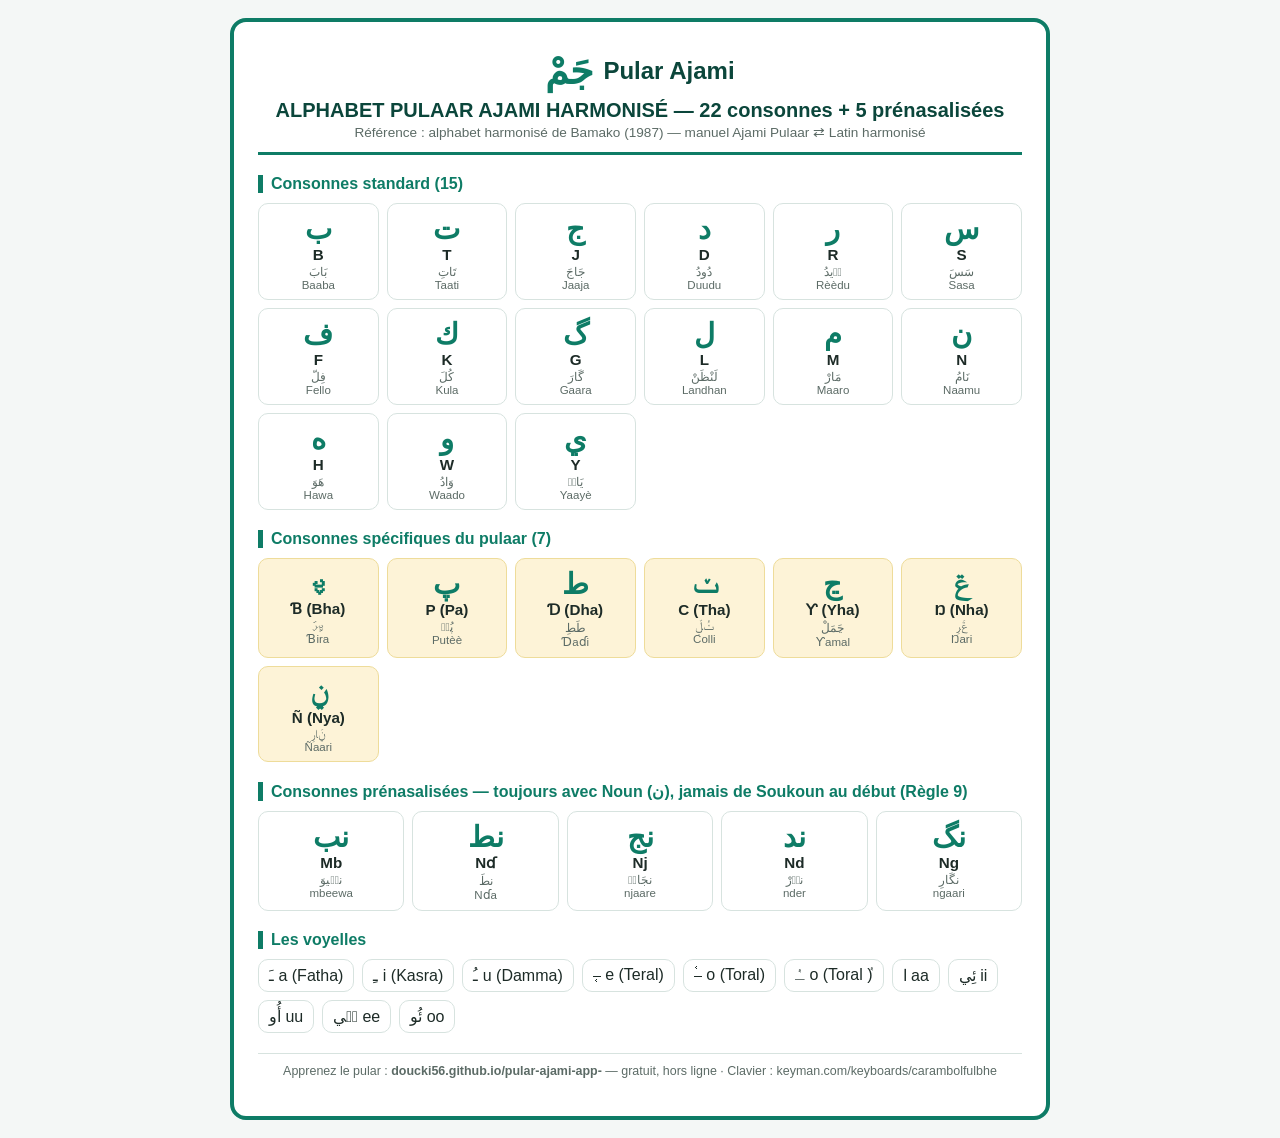
<file: docs/affiche-alphabet.html>
<!DOCTYPE html>
<html lang="fr">
<head>
<meta charset="UTF-8">
<meta name="viewport" content="width=device-width, initial-scale=1.0">
<title>Affiche — Alphabet Pulaar Ajami Harmonisé</title>
<style>
  * { box-sizing: border-box; }
  body { font-family: 'Segoe UI', Tahoma, sans-serif; color: #1d2b27; margin: 0; padding: 18px; background: #f4f7f6; }
  .page { max-width: 820px; margin: 0 auto; background: #fff; border: 4px solid #0e7c66; border-radius: 16px; padding: 26px 24px; }
  .head { text-align: center; border-bottom: 3px solid #0e7c66; padding-bottom: 12px; margin-bottom: 18px; }
  .brand { display: flex; align-items: center; justify-content: center; gap: 10px; }
  .brand-ajami { font-size: 2.4rem; color: #0e7c66; font-weight: 700; }
  .brand-name { font-size: 1.5rem; font-weight: 800; color: #0b463b; }
  h1 { font-size: 1.25rem; margin: 6px 0 2px; color: #0b463b; }
  .ref { font-size: .85rem; color: #5c6b66; margin: 0; }
  h2 { font-size: 1rem; color: #0e7c66; border-left: 5px solid #0e7c66; padding-left: 8px; margin: 20px 0 10px; }
  .grid { display: grid; grid-template-columns: repeat(auto-fill, minmax(108px, 1fr)); gap: 8px; }
  .lt { border: 1.5px solid #d7e3df; border-radius: 10px; padding: 8px 6px; text-align: center; }
  .lt .aj { display: block; font-size: 1.8rem; color: #0e7c66; font-weight: 700; direction: rtl; }
  .lt .lt-name { display: block; font-weight: 800; font-size: .95rem; }
  .lt .ex { display: block; font-size: .72rem; color: #5c6b66; margin-top: 2px; direction: rtl; }
  .lt .exl { display: block; font-size: .72rem; color: #5c6b66; }
  .lt.unique { background: #fdf3d7; border-color: #eedc9a; }
  .prn { display: flex; flex-wrap: wrap; gap: 8px; }
  .prn .lt { flex: 1 1 130px; }
  .voy { display: flex; flex-wrap: wrap; gap: 8px; margin-top: 6px; }
  .voy span { border: 1.5px solid #d7e3df; border-radius: 10px; padding: 6px 10px; font-size: 1rem; }
  .foot { margin-top: 20px; text-align: center; font-size: .78rem; color: #5c6b66; border-top: 1px solid #d7e3df; padding-top: 10px; }
  @media print { body { background: #fff; padding: 0; } .page { border-width: 3px; max-width: none; } }
</style>
</head>
<body>
<div class="page">
  <div class="head">
    <div class="brand"><span class="brand-ajami" lang="ar">جَمْ</span><span class="brand-name">Pular Ajami</span></div>
    <h1>ALPHABET PULAAR AJAMI HARMONISÉ — 22 consonnes + 5 prénasalisées</h1>
    <p class="ref">Référence : alphabet harmonisé de Bamako (1987) — manuel Ajami Pulaar ⇄ Latin harmonisé</p>
  </div>

  <h2>Consonnes standard (15)</h2>
  <div class="grid">
    <div class="lt"><span class="aj" lang="ar">ب</span><span class="lt-name">B</span><span class="ex" lang="ar">بَابَ</span><span class="exl">Baaba</span></div>
    <div class="lt"><span class="aj" lang="ar">ت</span><span class="lt-name">T</span><span class="ex" lang="ar">تَاتِ</span><span class="exl">Taati</span></div>
    <div class="lt"><span class="aj" lang="ar">ج</span><span class="lt-name">J</span><span class="ex" lang="ar">جَاجَ</span><span class="exl">Jaaja</span></div>
    <div class="lt"><span class="aj" lang="ar">د</span><span class="lt-name">D</span><span class="ex" lang="ar">دُودُ</span><span class="exl">Duudu</span></div>
    <div class="lt"><span class="aj" lang="ar">ر</span><span class="lt-name">R</span><span class="ex" lang="ar">رࣹيدُ</span><span class="exl">Rèèdu</span></div>
    <div class="lt"><span class="aj" lang="ar">س</span><span class="lt-name">S</span><span class="ex" lang="ar">سَسَ</span><span class="exl">Sasa</span></div>
    <div class="lt"><span class="aj" lang="ar">ف</span><span class="lt-name">F</span><span class="ex" lang="ar">فِلّ</span><span class="exl">Fello</span></div>
    <div class="lt"><span class="aj" lang="ar">ك</span><span class="lt-name">K</span><span class="ex" lang="ar">كُلَ</span><span class="exl">Kula</span></div>
    <div class="lt"><span class="aj" lang="ar">گ</span><span class="lt-name">G</span><span class="ex" lang="ar">گَارَ</span><span class="exl">Gaara</span></div>
    <div class="lt"><span class="aj" lang="ar">ل</span><span class="lt-name">L</span><span class="ex" lang="ar">لَنْظَنْ</span><span class="exl">Landhan</span></div>
    <div class="lt"><span class="aj" lang="ar">م</span><span class="lt-name">M</span><span class="ex" lang="ar">مَارْ</span><span class="exl">Maaro</span></div>
    <div class="lt"><span class="aj" lang="ar">ن</span><span class="lt-name">N</span><span class="ex" lang="ar">نَامُ</span><span class="exl">Naamu</span></div>
    <div class="lt"><span class="aj" lang="ar">ه</span><span class="lt-name">H</span><span class="ex" lang="ar">هَوَ</span><span class="exl">Hawa</span></div>
    <div class="lt"><span class="aj" lang="ar">و</span><span class="lt-name">W</span><span class="ex" lang="ar">وَادُ</span><span class="exl">Waado</span></div>
    <div class="lt"><span class="aj" lang="ar">ي</span><span class="lt-name">Y</span><span class="ex" lang="ar">يَايࣹ</span><span class="exl">Yaayè</span></div>
  </div>

  <h2>Consonnes spécifiques du pulaar (7)</h2>
  <div class="grid">
    <div class="lt unique"><span class="aj" lang="ar">ࢠ</span><span class="lt-name">Ɓ (Bha)</span><span class="ex" lang="ar">ࢠِرَ</span><span class="exl">Ɓira</span></div>
    <div class="lt unique"><span class="aj" lang="ar">پ</span><span class="lt-name">P (Pa)</span><span class="ex" lang="ar">پُتࣹ</span><span class="exl">Putèè</span></div>
    <div class="lt unique"><span class="aj" lang="ar">ط</span><span class="lt-name">Ɗ (Dha)</span><span class="ex" lang="ar">طَطِ</span><span class="exl">Ɗaɗi</span></div>
    <div class="lt unique"><span class="aj" lang="ar">ݖ</span><span class="lt-name">C (Tha)</span><span class="ex" lang="ar">ݖُلِّ</span><span class="exl">Colli</span></div>
    <div class="lt unique"><span class="aj" lang="ar">ڃ</span><span class="lt-name">Ƴ (Yha)</span><span class="ex" lang="ar">ڃَمَلْ</span><span class="exl">Ƴamal</span></div>
    <div class="lt unique"><span class="aj" lang="ar">ݝ</span><span class="lt-name">Ŋ (Nha)</span><span class="ex" lang="ar">ݝَرِ</span><span class="exl">Ŋari</span></div>
    <div class="lt unique"><span class="aj" lang="ar">ݧ</span><span class="lt-name">Ñ (Nya)</span><span class="ex" lang="ar">ݧَارِ</span><span class="exl">Ñaari</span></div>
  </div>

  <h2>Consonnes prénasalisées — toujours avec Noun (ن), jamais de Soukoun au début (Règle 9)</h2>
  <div class="prn">
    <div class="lt"><span class="aj" lang="ar">نب</span><span class="lt-name">Mb</span><span class="ex" lang="ar">نبࣹيوَ</span><span class="exl">mbeewa</span></div>
    <div class="lt"><span class="aj" lang="ar">نط</span><span class="lt-name">Nɗ</span><span class="ex" lang="ar">نطَ</span><span class="exl">Nɗa</span></div>
    <div class="lt"><span class="aj" lang="ar">نج</span><span class="lt-name">Nj</span><span class="ex" lang="ar">نجَارࣹ</span><span class="exl">njaare</span></div>
    <div class="lt"><span class="aj" lang="ar">ند</span><span class="lt-name">Nd</span><span class="ex" lang="ar">ندࣹرْ</span><span class="exl">nder</span></div>
    <div class="lt"><span class="aj" lang="ar">نگ</span><span class="lt-name">Ng</span><span class="ex" lang="ar">نگَارِ</span><span class="exl">ngaari</span></div>
  </div>

  <h2>Les voyelles</h2>
  <div class="voy">
    <span lang="ar">ـَ a (Fatha)</span>
    <span lang="ar">ـِ i (Kasra)</span>
    <span lang="ar">ـُ u (Damma)</span>
    <span lang="ar">ـࣹ e (Teral)</span>
    <span lang="ar">ـࣷ o (Toral)</span>
    <span lang="ar">ـٝ o (Toral ٝ)</span>
    <span lang="ar">ا aa</span>
    <span lang="ar">ئِي ii</span>
    <span lang="ar">أُو uu</span>
    <span lang="ar">ئࣹي ee</span>
    <span lang="ar">ئُو oo</span>
  </div>

  <p class="foot">Apprenez le pular : <strong>doucki56.github.io/pular-ajami-app-</strong> — gratuit, hors ligne · Clavier : keyman.com/keyboards/carambolfulbhe</p>
</div>
</body>
</html>
</file>
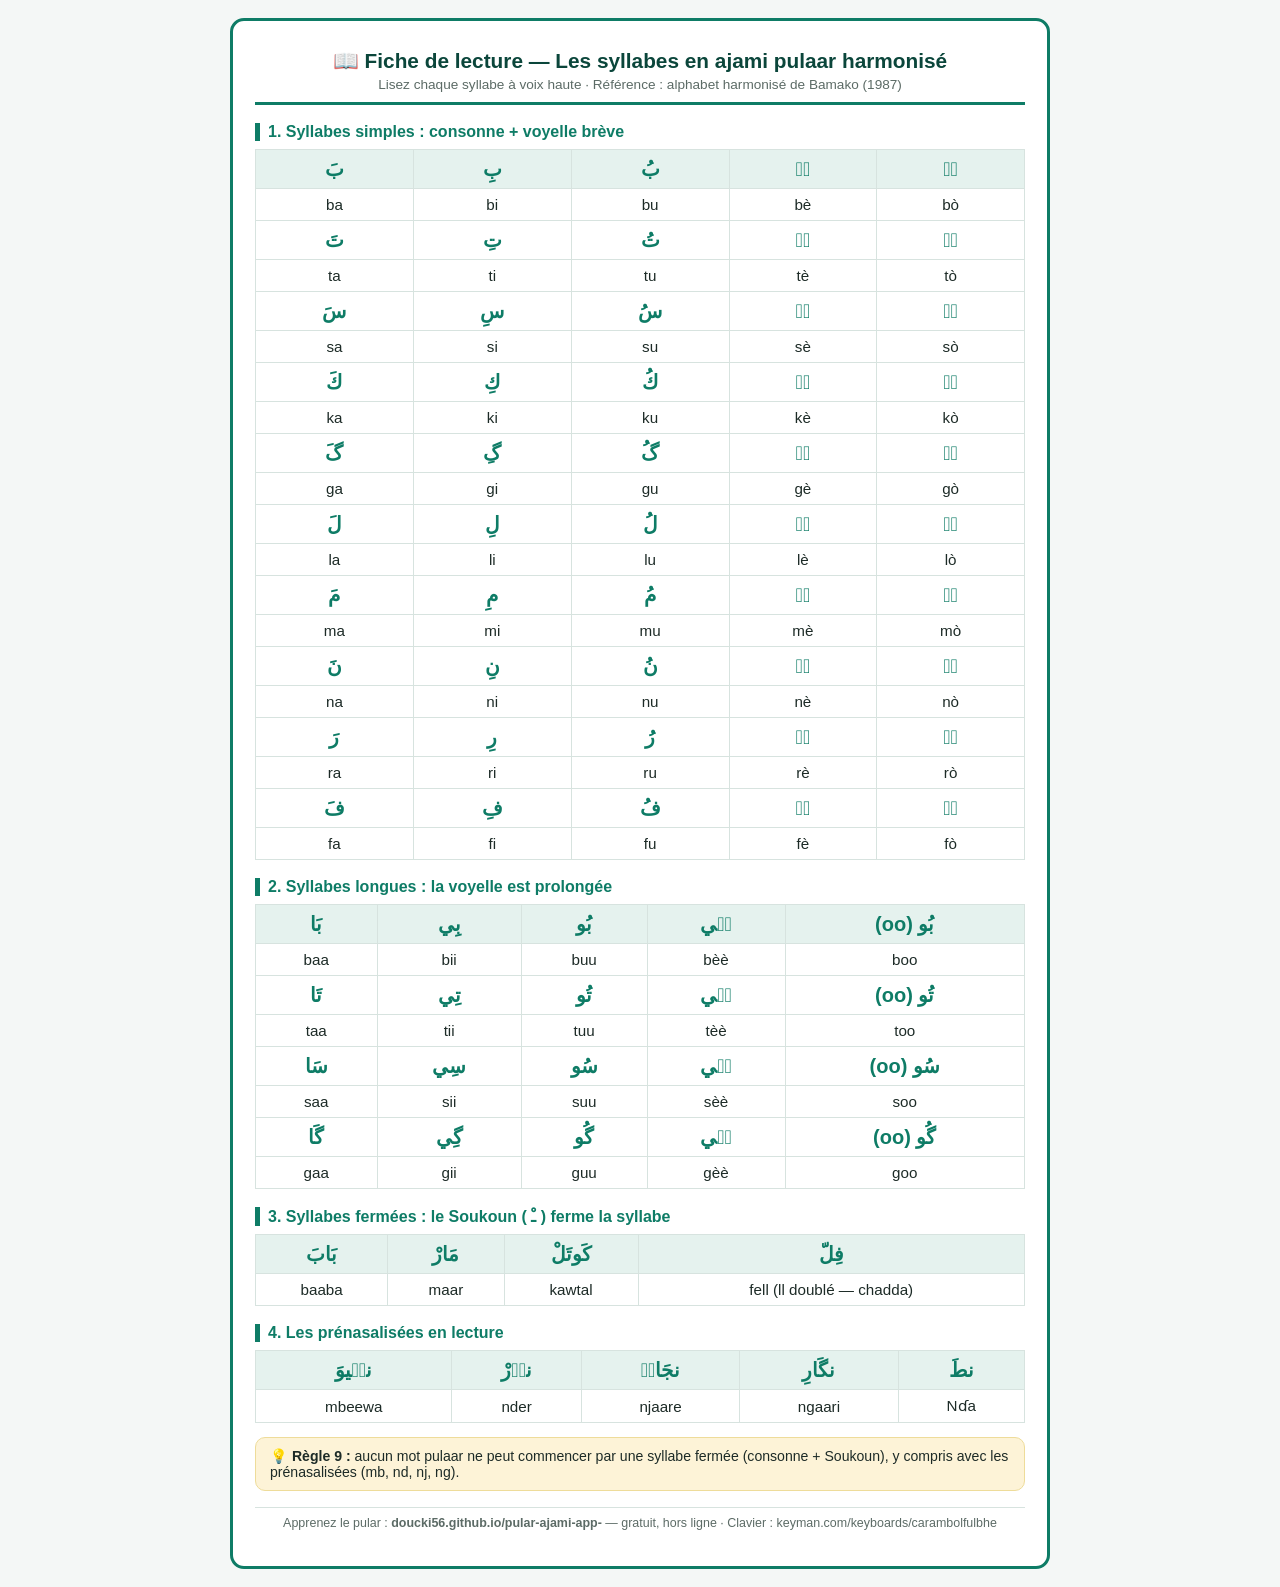
<file: docs/fiche-lecture-syllabes.html>
<!DOCTYPE html>
<html lang="fr">
<head>
<meta charset="UTF-8">
<meta name="viewport" content="width=device-width, initial-scale=1.0">
<title>Fiche de lecture — Syllabes en ajami pulaar</title>
<style>
  * { box-sizing: border-box; }
  body { font-family: 'Segoe UI', Tahoma, sans-serif; color: #1d2b27; margin: 0; padding: 18px; background: #f4f7f6; }
  .page { max-width: 820px; margin: 0 auto; background: #fff; border: 3px solid #0e7c66; border-radius: 14px; padding: 24px 22px; }
  .head { text-align: center; border-bottom: 3px solid #0e7c66; padding-bottom: 10px; margin-bottom: 16px; }
  h1 { font-size: 1.3rem; color: #0b463b; margin: 4px 0; }
  .ref { font-size: .85rem; color: #5c6b66; margin: 0; }
  h2 { font-size: 1rem; color: #0e7c66; border-left: 5px solid #0e7c66; padding-left: 8px; margin: 18px 0 8px; }
  table { width: 100%; border-collapse: collapse; font-size: .95rem; }
  th, td { border: 1px solid #d7e3df; padding: 7px 10px; text-align: center; }
  th { background: #e5f2ee; color: #0b463b; }
  td.aj, th.aj { direction: rtl; font-size: 1.25rem; color: #0e7c66; font-weight: 700; }
  .tip { background: #fdf3d7; border: 1px solid #eedc9a; border-radius: 10px; padding: 10px 14px; font-size: .88rem; margin: 14px 0; }
  .foot { margin-top: 16px; text-align: center; font-size: .78rem; color: #5c6b66; border-top: 1px solid #d7e3df; padding-top: 8px; }
  @media print { body { background: #fff; padding: 0; } .page { border-width: 2px; max-width: none; } }
</style>
</head>
<body>
<div class="page">
  <div class="head">
    <h1>📖 Fiche de lecture — Les syllabes en ajami pulaar harmonisé</h1>
    <p class="ref">Lisez chaque syllabe à voix haute · Référence : alphabet harmonisé de Bamako (1987)</p>
  </div>

  <h2>1. Syllabes simples : consonne + voyelle brève</h2>
  <table>
    <tr><th class="aj" lang="ar">بَ</th><th class="aj" lang="ar">بِ</th><th class="aj" lang="ar">بُ</th><th class="aj" lang="ar">بࣹ</th><th class="aj" lang="ar">بࣷ</th></tr>
    <tr><td>ba</td><td>bi</td><td>bu</td><td>bè</td><td>bò</td></tr>
    <tr><td class="aj" lang="ar">تَ</td><td class="aj" lang="ar">تِ</td><td class="aj" lang="ar">تُ</td><td class="aj" lang="ar">تࣹ</td><td class="aj" lang="ar">تࣷ</td></tr>
    <tr><td>ta</td><td>ti</td><td>tu</td><td>tè</td><td>tò</td></tr>
    <tr><td class="aj" lang="ar">سَ</td><td class="aj" lang="ar">سِ</td><td class="aj" lang="ar">سُ</td><td class="aj" lang="ar">سࣹ</td><td class="aj" lang="ar">سࣷ</td></tr>
    <tr><td>sa</td><td>si</td><td>su</td><td>sè</td><td>sò</td></tr>
    <tr><td class="aj" lang="ar">كَ</td><td class="aj" lang="ar">كِ</td><td class="aj" lang="ar">كُ</td><td class="aj" lang="ar">كࣹ</td><td class="aj" lang="ar">كࣷ</td></tr>
    <tr><td>ka</td><td>ki</td><td>ku</td><td>kè</td><td>kò</td></tr>
    <tr><td class="aj" lang="ar">گَ</td><td class="aj" lang="ar">گِ</td><td class="aj" lang="ar">گُ</td><td class="aj" lang="ar">گࣹ</td><td class="aj" lang="ar">گࣷ</td></tr>
    <tr><td>ga</td><td>gi</td><td>gu</td><td>gè</td><td>gò</td></tr>
    <tr><td class="aj" lang="ar">لَ</td><td class="aj" lang="ar">لِ</td><td class="aj" lang="ar">لُ</td><td class="aj" lang="ar">لࣹ</td><td class="aj" lang="ar">لࣷ</td></tr>
    <tr><td>la</td><td>li</td><td>lu</td><td>lè</td><td>lò</td></tr>
    <tr><td class="aj" lang="ar">مَ</td><td class="aj" lang="ar">مِ</td><td class="aj" lang="ar">مُ</td><td class="aj" lang="ar">مࣹ</td><td class="aj" lang="ar">مࣷ</td></tr>
    <tr><td>ma</td><td>mi</td><td>mu</td><td>mè</td><td>mò</td></tr>
    <tr><td class="aj" lang="ar">نَ</td><td class="aj" lang="ar">نِ</td><td class="aj" lang="ar">نُ</td><td class="aj" lang="ar">نࣹ</td><td class="aj" lang="ar">نࣷ</td></tr>
    <tr><td>na</td><td>ni</td><td>nu</td><td>nè</td><td>nò</td></tr>
    <tr><td class="aj" lang="ar">رَ</td><td class="aj" lang="ar">رِ</td><td class="aj" lang="ar">رُ</td><td class="aj" lang="ar">رࣹ</td><td class="aj" lang="ar">رࣷ</td></tr>
    <tr><td>ra</td><td>ri</td><td>ru</td><td>rè</td><td>rò</td></tr>
    <tr><td class="aj" lang="ar">فَ</td><td class="aj" lang="ar">فِ</td><td class="aj" lang="ar">فُ</td><td class="aj" lang="ar">فࣹ</td><td class="aj" lang="ar">فࣷ</td></tr>
    <tr><td>fa</td><td>fi</td><td>fu</td><td>fè</td><td>fò</td></tr>
  </table>

  <h2>2. Syllabes longues : la voyelle est prolongée</h2>
  <table>
    <tr><th class="aj" lang="ar">بَا</th><th class="aj" lang="ar">بِي</th><th class="aj" lang="ar">بُو</th><th class="aj" lang="ar">بࣹي</th><th class="aj" lang="ar">بُو (oo)</th></tr>
    <tr><td>baa</td><td>bii</td><td>buu</td><td>bèè</td><td>boo</td></tr>
    <tr><td class="aj" lang="ar">تَا</td><td class="aj" lang="ar">تِي</td><td class="aj" lang="ar">تُو</td><td class="aj" lang="ar">تࣹي</td><td class="aj" lang="ar">تُو (oo)</td></tr>
    <tr><td>taa</td><td>tii</td><td>tuu</td><td>tèè</td><td>too</td></tr>
    <tr><td class="aj" lang="ar">سَا</td><td class="aj" lang="ar">سِي</td><td class="aj" lang="ar">سُو</td><td class="aj" lang="ar">سࣹي</td><td class="aj" lang="ar">سُو (oo)</td></tr>
    <tr><td>saa</td><td>sii</td><td>suu</td><td>sèè</td><td>soo</td></tr>
    <tr><td class="aj" lang="ar">گَا</td><td class="aj" lang="ar">گِي</td><td class="aj" lang="ar">گُو</td><td class="aj" lang="ar">گࣹي</td><td class="aj" lang="ar">گُو (oo)</td></tr>
    <tr><td>gaa</td><td>gii</td><td>guu</td><td>gèè</td><td>goo</td></tr>
  </table>

  <h2>3. Syllabes fermées : le Soukoun ( ـْ ) ferme la syllabe</h2>
  <table>
    <tr><th class="aj" lang="ar">بَابَ</th><th class="aj" lang="ar">مَارْ</th><th class="aj" lang="ar">كَوتَلْ</th><th class="aj" lang="ar">فِلّ</th></tr>
    <tr><td>baaba</td><td>maar</td><td>kawtal</td><td>fell (ll doublé — chadda)</td></tr>
  </table>

  <h2>4. Les prénasalisées en lecture</h2>
  <table>
    <tr><th class="aj" lang="ar">نبࣹيوَ</th><th class="aj" lang="ar">ندࣹرْ</th><th class="aj" lang="ar">نجَارࣹ</th><th class="aj" lang="ar">نگَارِ</th><th class="aj" lang="ar">نطَ</th></tr>
    <tr><td>mbeewa</td><td>nder</td><td>njaare</td><td>ngaari</td><td>Nɗa</td></tr>
  </table>

  <div class="tip">💡 <strong>Règle 9 :</strong> aucun mot pulaar ne peut commencer par une syllabe fermée (consonne + Soukoun), y compris avec les prénasalisées (mb, nd, nj, ng).</div>

  <p class="foot">Apprenez le pular : <strong>doucki56.github.io/pular-ajami-app-</strong> — gratuit, hors ligne · Clavier : keyman.com/keyboards/carambolfulbhe</p>
</div>
</body>
</html>
</file>
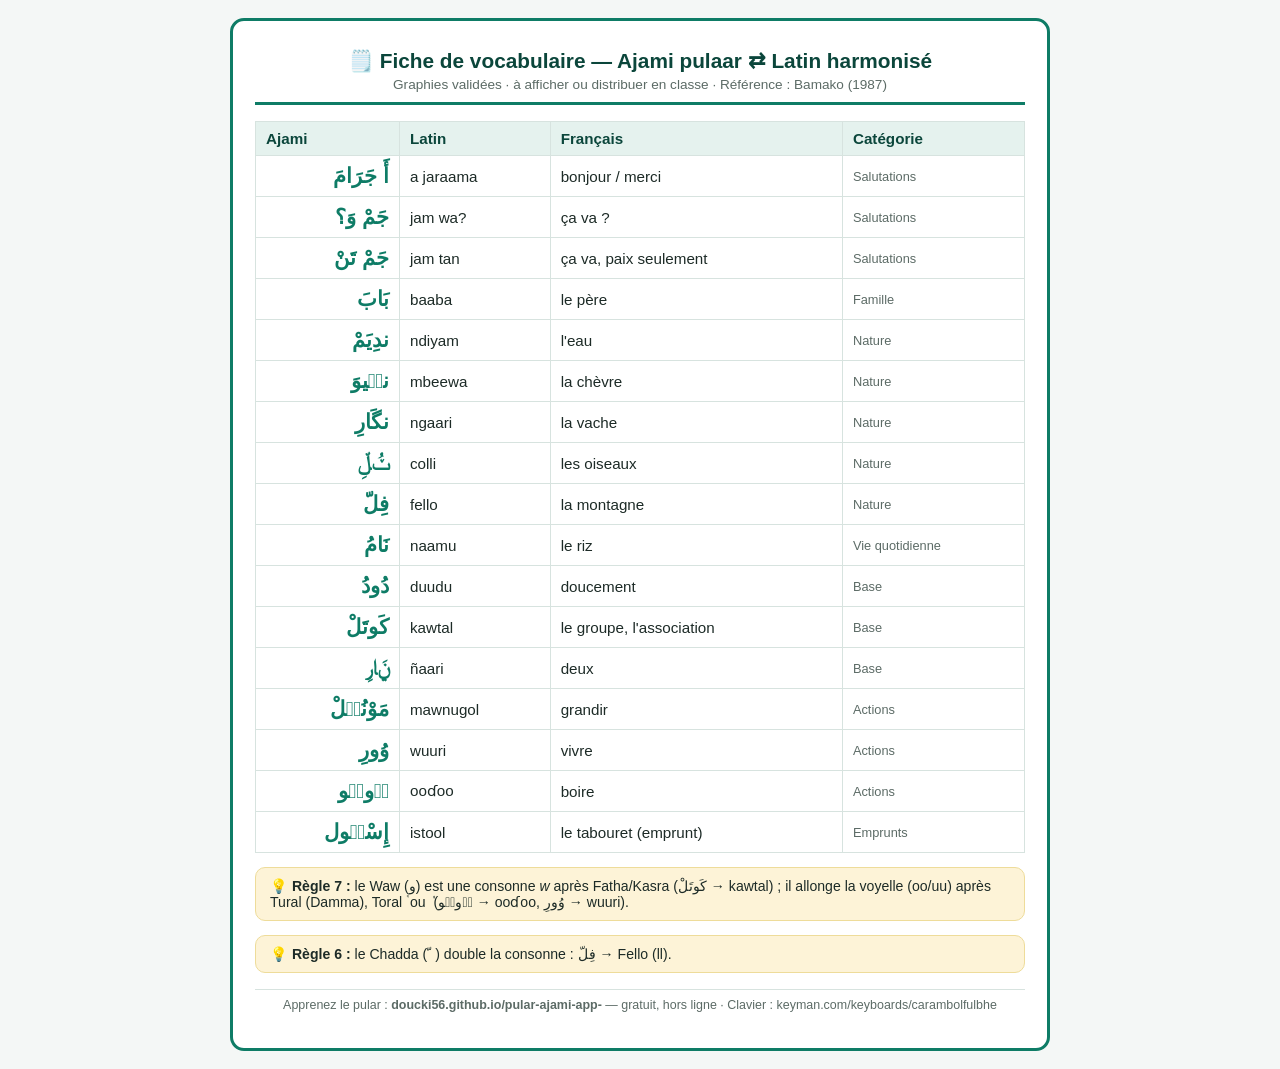
<file: docs/fiche-vocabulaire-classe.html>
<!DOCTYPE html>
<html lang="fr">
<head>
<meta charset="UTF-8">
<meta name="viewport" content="width=device-width, initial-scale=1.0">
<title>Fiche de vocabulaire — Ajami pulaar pour la classe</title>
<style>
  * { box-sizing: border-box; }
  body { font-family: 'Segoe UI', Tahoma, sans-serif; color: #1d2b27; margin: 0; padding: 18px; background: #f4f7f6; }
  .page { max-width: 820px; margin: 0 auto; background: #fff; border: 3px solid #0e7c66; border-radius: 14px; padding: 24px 22px; }
  .head { text-align: center; border-bottom: 3px solid #0e7c66; padding-bottom: 10px; margin-bottom: 16px; }
  h1 { font-size: 1.3rem; color: #0b463b; margin: 4px 0; }
  .ref { font-size: .85rem; color: #5c6b66; margin: 0; }
  table { width: 100%; border-collapse: collapse; font-size: .95rem; }
  th, td { border: 1px solid #d7e3df; padding: 8px 10px; text-align: left; }
  th { background: #e5f2ee; color: #0b463b; }
  td.aj { direction: rtl; text-align: right; font-size: 1.3rem; color: #0e7c66; font-weight: 700; }
  td.cat { font-size: .8rem; color: #5c6b66; }
  .tip { background: #fdf3d7; border: 1px solid #eedc9a; border-radius: 10px; padding: 10px 14px; font-size: .88rem; margin: 14px 0; }
  .foot { margin-top: 16px; text-align: center; font-size: .78rem; color: #5c6b66; border-top: 1px solid #d7e3df; padding-top: 8px; }
  @media print { body { background: #fff; padding: 0; } .page { border-width: 2px; max-width: none; } }
</style>
</head>
<body>
<div class="page">
  <div class="head">
    <h1>🗒️ Fiche de vocabulaire — Ajami pulaar ⇄ Latin harmonisé</h1>
    <p class="ref">Graphies validées · à afficher ou distribuer en classe · Référence : Bamako (1987)</p>
  </div>

  <table>
    <tr><th>Ajami</th><th>Latin</th><th>Français</th><th>Catégorie</th></tr>
    <tr><td class="aj" lang="ar">أَ جَرَامَ</td><td>a jaraama</td><td>bonjour / merci</td><td class="cat">Salutations</td></tr>
    <tr><td class="aj" lang="ar">جَمْ وَ؟</td><td>jam wa?</td><td>ça va ?</td><td class="cat">Salutations</td></tr>
    <tr><td class="aj" lang="ar">جَمْ تَنْ</td><td>jam tan</td><td>ça va, paix seulement</td><td class="cat">Salutations</td></tr>
    <tr><td class="aj" lang="ar">بَابَ</td><td>baaba</td><td>le père</td><td class="cat">Famille</td></tr>
    <tr><td class="aj" lang="ar">ندِيَمْ</td><td>ndiyam</td><td>l'eau</td><td class="cat">Nature</td></tr>
    <tr><td class="aj" lang="ar">نبࣹيوَ</td><td>mbeewa</td><td>la chèvre</td><td class="cat">Nature</td></tr>
    <tr><td class="aj" lang="ar">نگَارِ</td><td>ngaari</td><td>la vache</td><td class="cat">Nature</td></tr>
    <tr><td class="aj" lang="ar">ݖُلِّ</td><td>colli</td><td>les oiseaux</td><td class="cat">Nature</td></tr>
    <tr><td class="aj" lang="ar">فِلّ</td><td>fello</td><td>la montagne</td><td class="cat">Nature</td></tr>
    <tr><td class="aj" lang="ar">نَامُ</td><td>naamu</td><td>le riz</td><td class="cat">Vie quotidienne</td></tr>
    <tr><td class="aj" lang="ar">دُودُ</td><td>duudu</td><td>doucement</td><td class="cat">Base</td></tr>
    <tr><td class="aj" lang="ar">كَوتَلْ</td><td>kawtal</td><td>le groupe, l'association</td><td class="cat">Base</td></tr>
    <tr><td class="aj" lang="ar">ݧَارِ</td><td>ñaari</td><td>deux</td><td class="cat">Base</td></tr>
    <tr><td class="aj" lang="ar">مَوْنُگٝلْ</td><td>mawnugol</td><td>grandir</td><td class="cat">Actions</td></tr>
    <tr><td class="aj" lang="ar">وُورِ</td><td>wuuri</td><td>vivre</td><td class="cat">Actions</td></tr>
    <tr><td class="aj" lang="ar">أٝوطٝو</td><td>ooɗoo</td><td>boire</td><td class="cat">Actions</td></tr>
    <tr><td class="aj" lang="ar">إِسْتٝول</td><td>istool</td><td>le tabouret (emprunt)</td><td class="cat">Emprunts</td></tr>
  </table>

  <div class="tip">💡 <strong>Règle 7 :</strong> le Waw (و) est une consonne <em>w</em> après Fatha/Kasra (كَوتَلْ → kawtal) ; il allonge la voyelle (oo/uu) après Tural (Damma), Toral ࣷ ou ٝ (أٝوطٝو → ooɗoo, وُورِ → wuuri).</div>
  <div class="tip">💡 <strong>Règle 6 :</strong> le Chadda ( ّ ) double la consonne : فِلّ → Fello (ll).</div>

  <p class="foot">Apprenez le pular : <strong>doucki56.github.io/pular-ajami-app-</strong> — gratuit, hors ligne · Clavier : keyman.com/keyboards/carambolfulbhe</p>
</div>
</body>
</html>
</file>
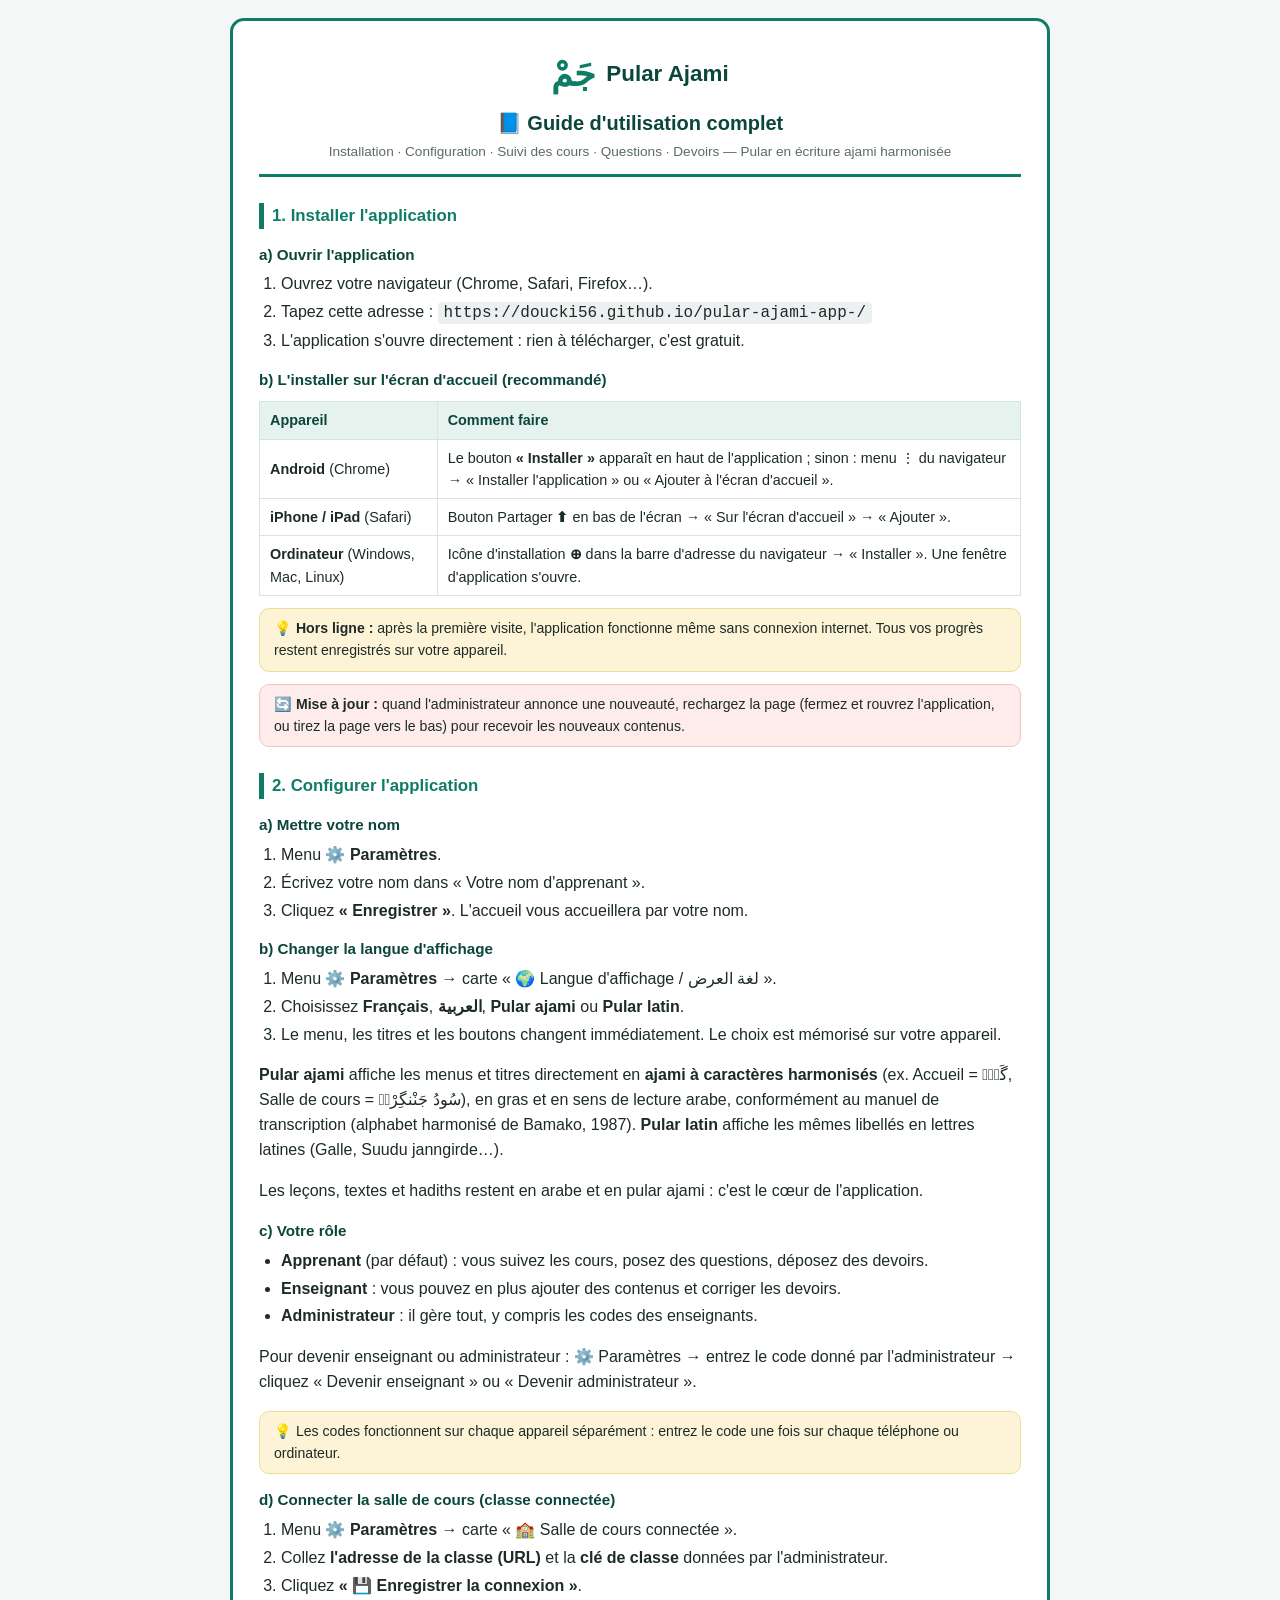
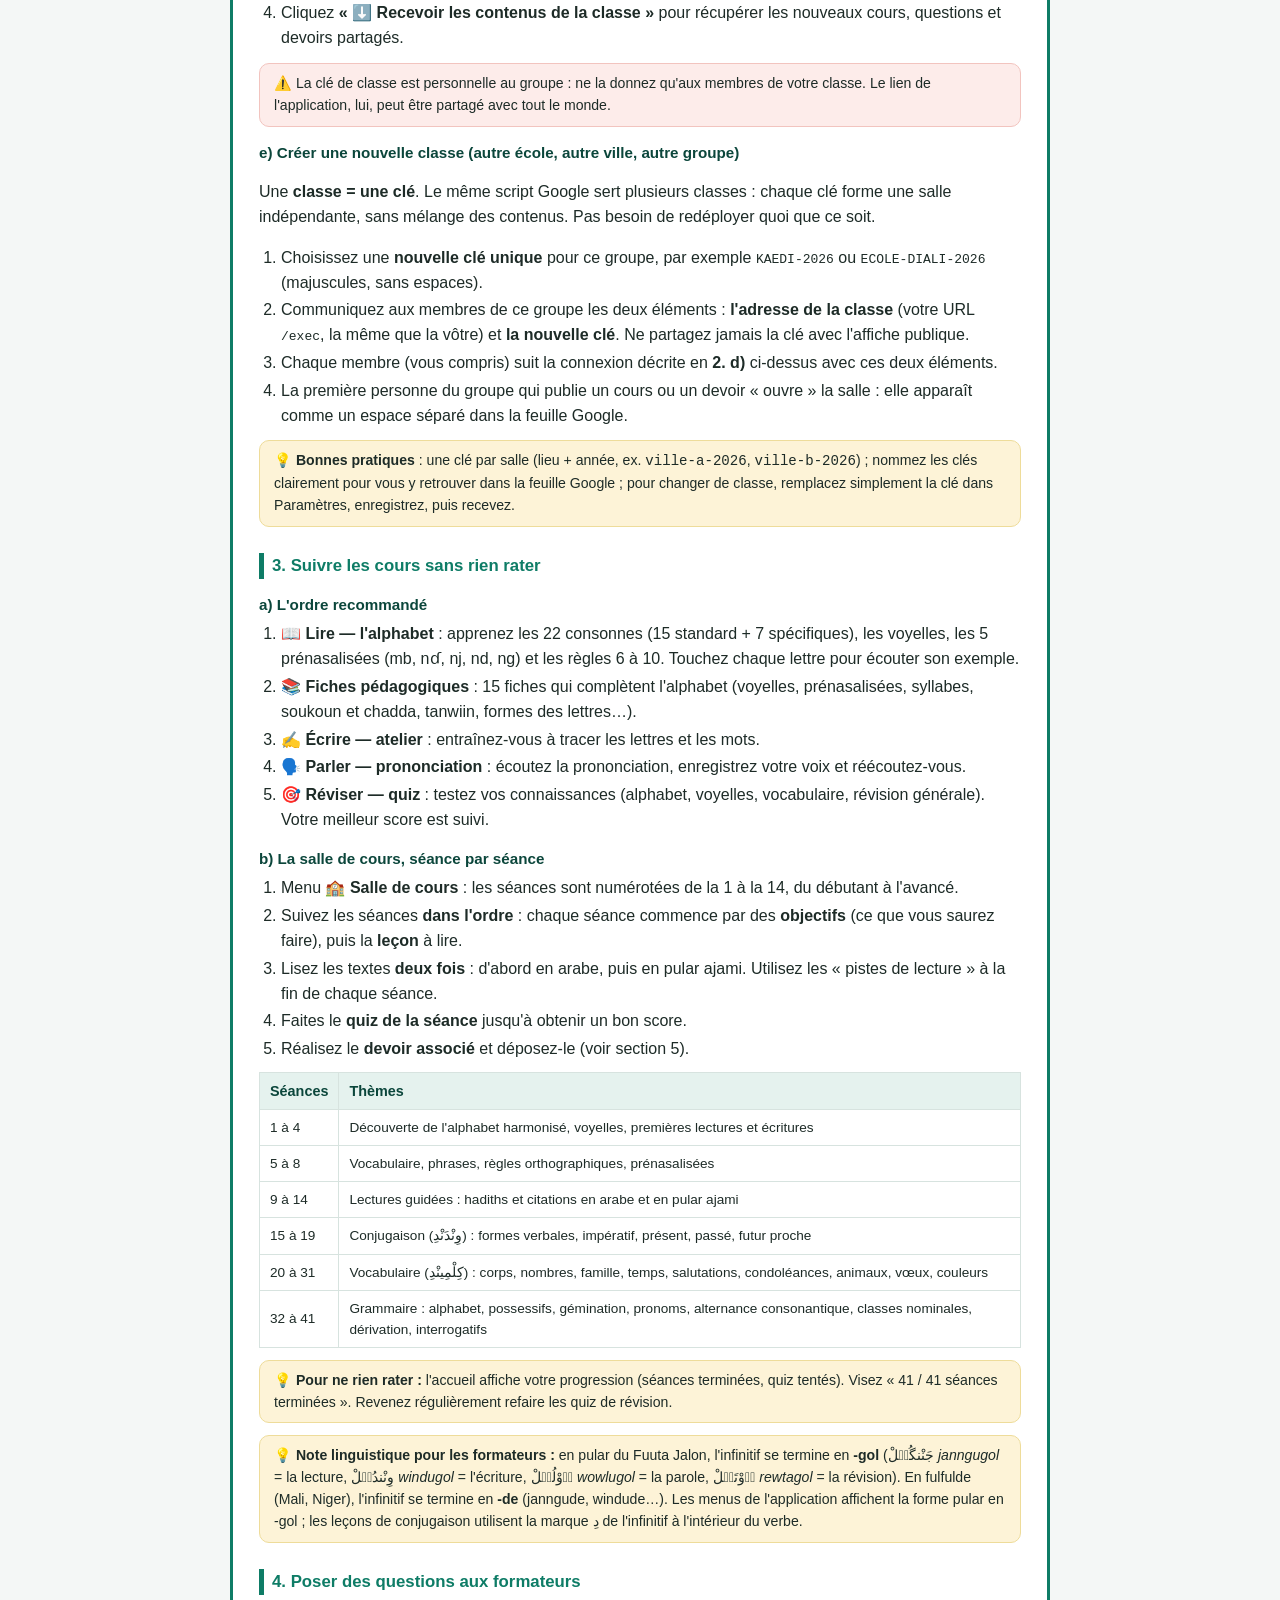
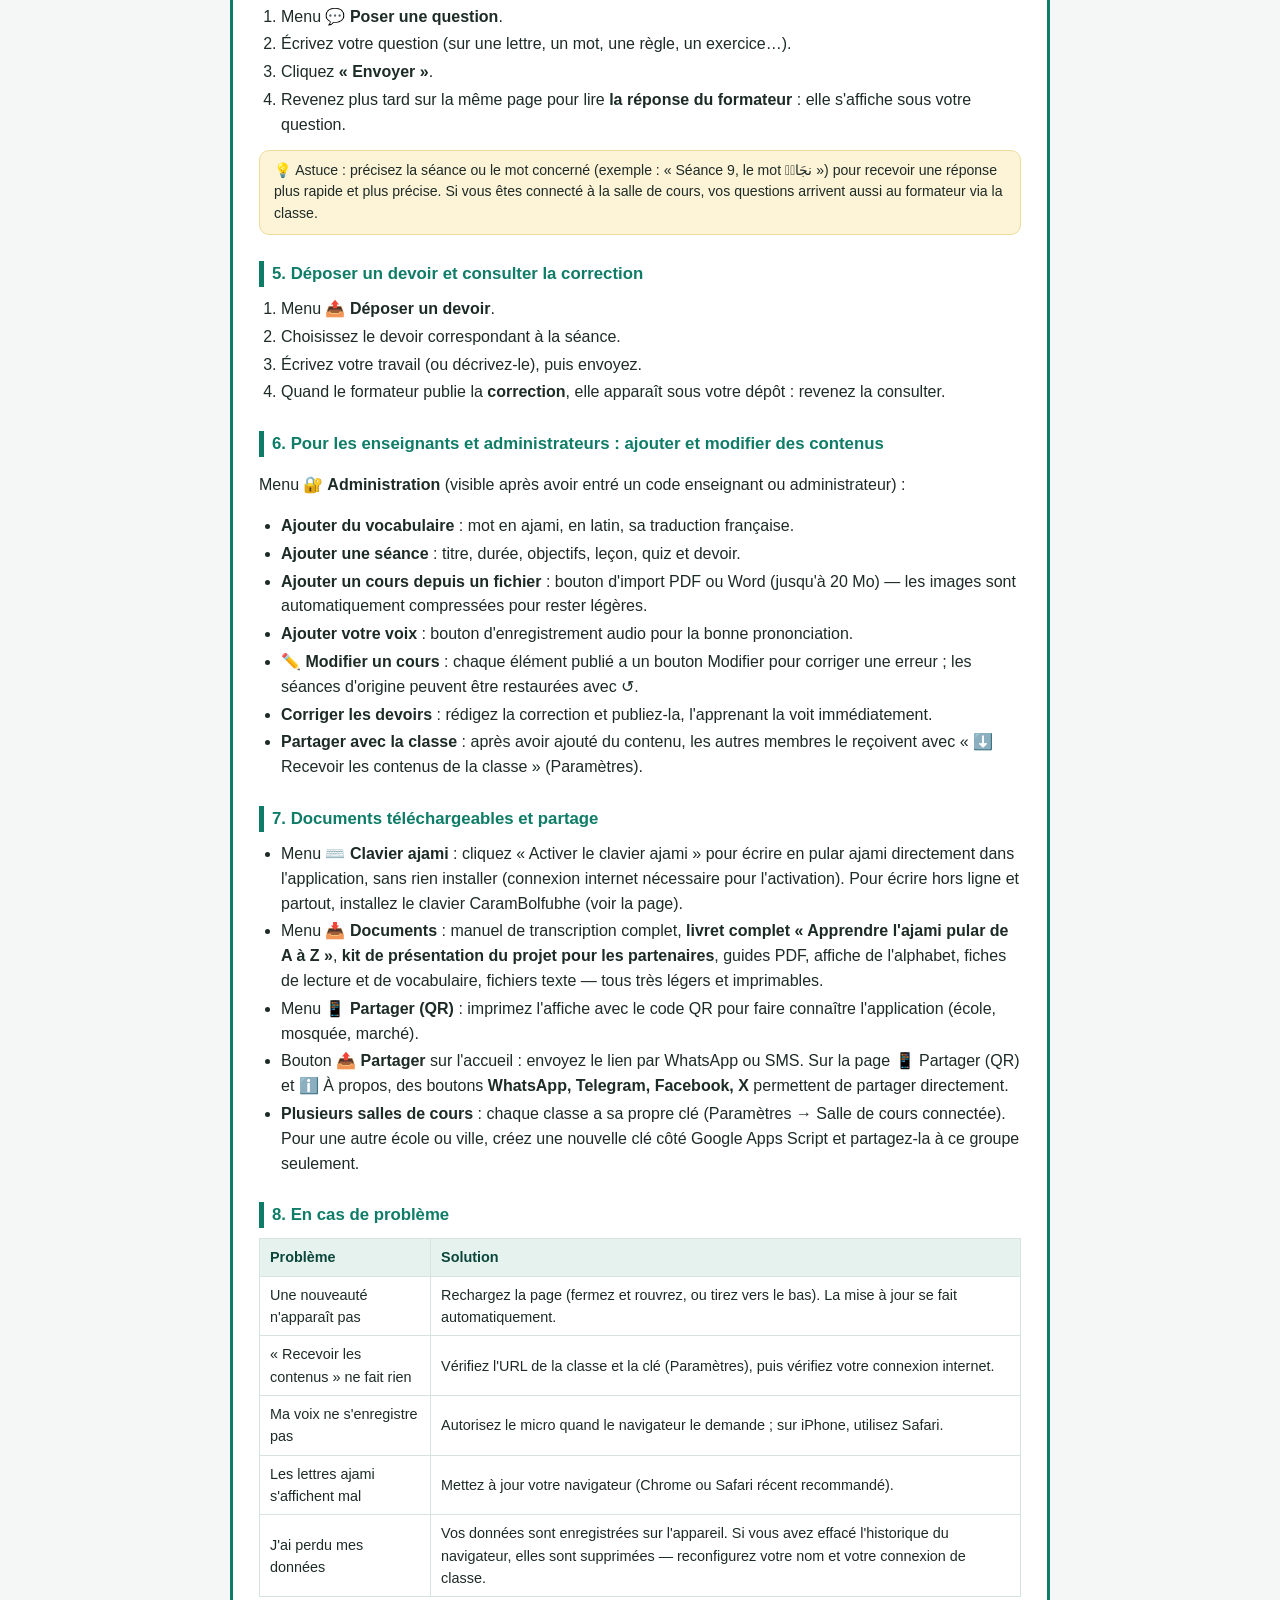
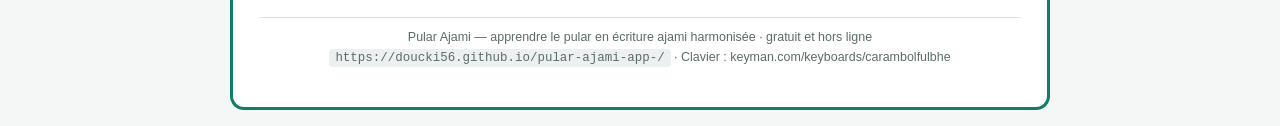
<file: docs/guide-utilisation.html>
<!DOCTYPE html>
<html lang="fr">
<head>
<meta charset="UTF-8">
<meta name="viewport" content="width=device-width, initial-scale=1.0">
<title>Guide d'utilisation — Pular Ajami</title>
<style>
  * { box-sizing: border-box; }
  body { font-family: 'Segoe UI', Tahoma, sans-serif; color: #1d2b27; margin: 0; padding: 18px; background: #f4f7f6; line-height: 1.55; }
  .page { max-width: 820px; margin: 0 auto; background: #fff; border: 3px solid #0e7c66; border-radius: 14px; padding: 26px 26px; }
  .head { text-align: center; border-bottom: 3px solid #0e7c66; padding-bottom: 12px; margin-bottom: 18px; }
  .brand { display: flex; align-items: center; justify-content: center; gap: 10px; }
  .brand-ajami { font-size: 2.2rem; color: #0e7c66; font-weight: 700; }
  .brand-name { font-size: 1.4rem; font-weight: 800; color: #0b463b; }
  h1 { font-size: 1.25rem; color: #0b463b; margin: 6px 0 2px; }
  .ref { font-size: .85rem; color: #5c6b66; margin: 0; }
  h2 { font-size: 1.05rem; color: #0e7c66; border-left: 5px solid #0e7c66; padding-left: 8px; margin: 26px 0 10px; }
  h3 { font-size: .95rem; color: #0b463b; margin: 14px 0 6px; }
  ol, ul { margin: 6px 0 10px; padding-left: 22px; }
  li { margin: 3px 0; }
  .tip { background: #fdf3d7; border: 1px solid #eedc9a; border-radius: 10px; padding: 9px 14px; font-size: .88rem; margin: 12px 0; }
  .warn { background: #fdecea; border: 1px solid #f2c4bf; border-radius: 10px; padding: 9px 14px; font-size: .88rem; margin: 12px 0; }
  table { width: 100%; border-collapse: collapse; font-size: .9rem; margin: 10px 0; }
  th, td { border: 1px solid #d7e3df; padding: 7px 10px; text-align: left; }
  th { background: #e5f2ee; color: #0b463b; }
  .url { font-family: Consolas, monospace; word-break: break-all; background: #ecf0f1; padding: 2px 6px; border-radius: 4px; }
  .foot { margin-top: 20px; text-align: center; font-size: .78rem; color: #5c6b66; border-top: 1px solid #d7e3df; padding-top: 10px; }
  .summary td { font-size: .85rem; }
  @media print { body { background: #fff; padding: 0; } .page { border-width: 2px; max-width: none; } }
</style>
</head>
<body>
<div class="page">
  <div class="head">
    <div class="brand"><span class="brand-ajami" lang="ar">جَمْ</span><span class="brand-name">Pular Ajami</span></div>
    <h1>📘 Guide d'utilisation complet</h1>
    <p class="ref">Installation · Configuration · Suivi des cours · Questions · Devoirs — Pular en écriture ajami harmonisée</p>
  </div>

  <h2>1. Installer l'application</h2>
  <h3>a) Ouvrir l'application</h3>
  <ol>
    <li>Ouvrez votre navigateur (Chrome, Safari, Firefox…).</li>
    <li>Tapez cette adresse : <span class="url">https://doucki56.github.io/pular-ajami-app-/</span></li>
    <li>L'application s'ouvre directement : rien à télécharger, c'est gratuit.</li>
  </ol>
  <h3>b) L'installer sur l'écran d'accueil (recommandé)</h3>
  <table>
    <tr><th>Appareil</th><th>Comment faire</th></tr>
    <tr><td><strong>Android</strong> (Chrome)</td><td>Le bouton <strong>« Installer »</strong> apparaît en haut de l'application ; sinon : menu ⋮ du navigateur → « Installer l'application » ou « Ajouter à l'écran d'accueil ».</td></tr>
    <tr><td><strong>iPhone / iPad</strong> (Safari)</td><td>Bouton Partager <strong>⬆︎</strong> en bas de l'écran → « Sur l'écran d'accueil » → « Ajouter ».</td></tr>
    <tr><td><strong>Ordinateur</strong> (Windows, Mac, Linux)</td><td>Icône d'installation <strong>⊕</strong> dans la barre d'adresse du navigateur → « Installer ». Une fenêtre d'application s'ouvre.</td></tr>
  </table>
  <div class="tip">💡 <strong>Hors ligne :</strong> après la première visite, l'application fonctionne même sans connexion internet. Tous vos progrès restent enregistrés sur votre appareil.</div>
  <div class="warn">🔄 <strong>Mise à jour :</strong> quand l'administrateur annonce une nouveauté, rechargez la page (fermez et rouvrez l'application, ou tirez la page vers le bas) pour recevoir les nouveaux contenus.</div>

  <h2>2. Configurer l'application</h2>
  <h3>a) Mettre votre nom</h3>
  <ol>
    <li>Menu <strong>⚙️ Paramètres</strong>.</li>
    <li>Écrivez votre nom dans « Votre nom d'apprenant ».</li>
    <li>Cliquez <strong>« Enregistrer »</strong>. L'accueil vous accueillera par votre nom.</li>
  </ol>
  <h3>b) Changer la langue d'affichage</h3>
  <ol>
    <li>Menu <strong>⚙️ Paramètres</strong> → carte « 🌍 Langue d'affichage / لغة العرض ».</li>
    <li>Choisissez <strong>Français</strong>, <strong>العربية</strong>, <strong>Pular ajami</strong> ou <strong>Pular latin</strong>.</li>
    <li>Le menu, les titres et les boutons changent immédiatement. Le choix est mémorisé sur votre appareil.</li>
  </ol>
  <p><strong>Pular ajami</strong> affiche les menus et titres directement en <strong>ajami à caractères harmonisés</strong> (ex. Accueil = <span lang="ar">گَلّࣹ</span>, Salle de cours = <span lang="ar">سُودُ جَنْنگِرْطࣹ</span>), en gras et en sens de lecture arabe, conformément au manuel de transcription (alphabet harmonisé de Bamako, 1987). <strong>Pular latin</strong> affiche les mêmes libellés en lettres latines (Galle, Suudu janngirde…).</p>
  <p>Les leçons, textes et hadiths restent en arabe et en pular ajami : c'est le cœur de l'application.</p>
  <h3>c) Votre rôle</h3>
  <ul>
    <li><strong>Apprenant</strong> (par défaut) : vous suivez les cours, posez des questions, déposez des devoirs.</li>
    <li><strong>Enseignant</strong> : vous pouvez en plus ajouter des contenus et corriger les devoirs.</li>
    <li><strong>Administrateur</strong> : il gère tout, y compris les codes des enseignants.</li>
  </ul>
  <p>Pour devenir enseignant ou administrateur : ⚙️ Paramètres → entrez le code donné par l'administrateur → cliquez « Devenir enseignant » ou « Devenir administrateur ».</p>
  <div class="tip">💡 Les codes fonctionnent sur chaque appareil séparément : entrez le code une fois sur chaque téléphone ou ordinateur.</div>
  <h3>d) Connecter la salle de cours (classe connectée)</h3>
  <ol>
    <li>Menu <strong>⚙️ Paramètres</strong> → carte « 🏫 Salle de cours connectée ».</li>
    <li>Collez <strong>l'adresse de la classe (URL)</strong> et la <strong>clé de classe</strong> données par l'administrateur.</li>
    <li>Cliquez <strong>« 💾 Enregistrer la connexion »</strong>.</li>
    <li>Cliquez <strong>« ⬇️ Recevoir les contenus de la classe »</strong> pour récupérer les nouveaux cours, questions et devoirs partagés.</li>
  </ol>
  <div class="warn">⚠️ La clé de classe est personnelle au groupe : ne la donnez qu'aux membres de votre classe. Le lien de l'application, lui, peut être partagé avec tout le monde.</div>
  <h3>e) Créer une nouvelle classe (autre école, autre ville, autre groupe)</h3>
  <p>Une <strong>classe = une clé</strong>. Le même script Google sert plusieurs classes : chaque clé forme une salle indépendante, sans mélange des contenus. Pas besoin de redéployer quoi que ce soit.</p>
  <ol>
    <li>Choisissez une <strong>nouvelle clé unique</strong> pour ce groupe, par exemple <code>KAEDI-2026</code> ou <code>ECOLE-DIALI-2026</code> (majuscules, sans espaces).</li>
    <li>Communiquez aux membres de ce groupe les deux éléments : <strong>l'adresse de la classe</strong> (votre URL <code>/exec</code>, la même que la vôtre) et <strong>la nouvelle clé</strong>. Ne partagez jamais la clé avec l'affiche publique.</li>
    <li>Chaque membre (vous compris) suit la connexion décrite en <strong>2. d)</strong> ci-dessus avec ces deux éléments.</li>
    <li>La première personne du groupe qui publie un cours ou un devoir « ouvre » la salle : elle apparaît comme un espace séparé dans la feuille Google.</li>
  </ol>
  <div class="tip">💡 <strong>Bonnes pratiques</strong> : une clé par salle (lieu + année, ex. <code>ville-a-2026</code>, <code>ville-b-2026</code>) ; nommez les clés clairement pour vous y retrouver dans la feuille Google ; pour changer de classe, remplacez simplement la clé dans Paramètres, enregistrez, puis recevez.</div>

  <h2>3. Suivre les cours sans rien rater</h2>
  <h3>a) L'ordre recommandé</h3>
  <ol>
    <li><strong>📖 Lire — l'alphabet</strong> : apprenez les 22 consonnes (15 standard + 7 spécifiques), les voyelles, les 5 prénasalisées (mb, nɗ, nj, nd, ng) et les règles 6 à 10. Touchez chaque lettre pour écouter son exemple.</li>
    <li><strong>📚 Fiches pédagogiques</strong> : 15 fiches qui complètent l'alphabet (voyelles, prénasalisées, syllabes, soukoun et chadda, tanwiin, formes des lettres…).</li>
    <li><strong>✍️ Écrire — atelier</strong> : entraînez-vous à tracer les lettres et les mots.</li>
    <li><strong>🗣️ Parler — prononciation</strong> : écoutez la prononciation, enregistrez votre voix et réécoutez-vous.</li>
    <li><strong>🎯 Réviser — quiz</strong> : testez vos connaissances (alphabet, voyelles, vocabulaire, révision générale). Votre meilleur score est suivi.</li>
  </ol>
  <h3>b) La salle de cours, séance par séance</h3>
  <ol>
    <li>Menu <strong>🏫 Salle de cours</strong> : les séances sont numérotées de la 1 à la 14, du débutant à l'avancé.</li>
    <li>Suivez les séances <strong>dans l'ordre</strong> : chaque séance commence par des <strong>objectifs</strong> (ce que vous saurez faire), puis la <strong>leçon</strong> à lire.</li>
    <li>Lisez les textes <strong>deux fois</strong> : d'abord en arabe, puis en pular ajami. Utilisez les « pistes de lecture » à la fin de chaque séance.</li>
    <li>Faites le <strong>quiz de la séance</strong> jusqu'à obtenir un bon score.</li>
    <li>Réalisez le <strong>devoir associé</strong> et déposez-le (voir section 5).</li>
  </ol>
  <table class="summary">
    <tr><th>Séances</th><th>Thèmes</th></tr>
    <tr><td>1 à 4</td><td>Découverte de l'alphabet harmonisé, voyelles, premières lectures et écritures</td></tr>
    <tr><td>5 à 8</td><td>Vocabulaire, phrases, règles orthographiques, prénasalisées</td></tr>
    <tr><td>9 à 14</td><td>Lectures guidées : hadiths et citations en arabe et en pular ajami</td></tr>
    <tr><td>15 à 19</td><td>Conjugaison (وِنْدَنْدِ) : formes verbales, impératif, présent, passé, futur proche</td></tr>
    <tr><td>20 à 31</td><td>Vocabulaire (كِلْمِينْدِ) : corps, nombres, famille, temps, salutations, condoléances, animaux, vœux, couleurs</td></tr>
    <tr><td>32 à 41</td><td>Grammaire : alphabet, possessifs, gémination, pronoms, alternance consonantique, classes nominales, dérivation, interrogatifs</td></tr>
  </table>
  <div class="tip">💡 <strong>Pour ne rien rater :</strong> l'accueil affiche votre progression (séances terminées, quiz tentés). Visez « 41 / 41 séances terminées ». Revenez régulièrement refaire les quiz de révision.</div>

  <div class="tip">&#x1F4A1; <strong>Note linguistique pour les formateurs :</strong> en pular du Fuuta Jalon, l'infinitif se termine en <strong>-gol</strong> (جَنْنگُگٝلْ <em>janngugol</em> = la lecture, وِنْندُگٝلْ <em>windugol</em> = l'écriture, وٝوْلُگٝلْ <em>wowlugol</em> = la parole, رࣹوْتَگٝلْ <em>rewtagol</em> = la révision). En fulfulde (Mali, Niger), l'infinitif se termine en <strong>-de</strong> (janngude, windude…). Les menus de l'application affichent la forme pular en -gol ; les leçons de conjugaison utilisent la marque دِ de l'infinitif à l'intérieur du verbe.</div>

  <h2>4. Poser des questions aux formateurs</h2>
  <ol>
    <li>Menu <strong>💬 Poser une question</strong>.</li>
    <li>Écrivez votre question (sur une lettre, un mot, une règle, un exercice…).</li>
    <li>Cliquez <strong>« Envoyer »</strong>.</li>
    <li>Revenez plus tard sur la même page pour lire <strong>la réponse du formateur</strong> : elle s'affiche sous votre question.</li>
  </ol>
  <div class="tip">💡 Astuce : précisez la séance ou le mot concerné (exemple : « Séance 9, le mot نجَارࣹ ») pour recevoir une réponse plus rapide et plus précise. Si vous êtes connecté à la salle de cours, vos questions arrivent aussi au formateur via la classe.</div>

  <h2>5. Déposer un devoir et consulter la correction</h2>
  <ol>
    <li>Menu <strong>📤 Déposer un devoir</strong>.</li>
    <li>Choisissez le devoir correspondant à la séance.</li>
    <li>Écrivez votre travail (ou décrivez-le), puis envoyez.</li>
    <li>Quand le formateur publie la <strong>correction</strong>, elle apparaît sous votre dépôt : revenez la consulter.</li>
  </ol>

  <h2>6. Pour les enseignants et administrateurs : ajouter et modifier des contenus</h2>
  <p>Menu <strong>🔐 Administration</strong> (visible après avoir entré un code enseignant ou administrateur) :</p>
  <ul>
    <li><strong>Ajouter du vocabulaire</strong> : mot en ajami, en latin, sa traduction française.</li>
    <li><strong>Ajouter une séance</strong> : titre, durée, objectifs, leçon, quiz et devoir.</li>
    <li><strong>Ajouter un cours depuis un fichier</strong> : bouton d'import PDF ou Word (jusqu'à 20 Mo) — les images sont automatiquement compressées pour rester légères.</li>
    <li><strong>Ajouter votre voix</strong> : bouton d'enregistrement audio pour la bonne prononciation.</li>
    <li><strong>✏️ Modifier un cours</strong> : chaque élément publié a un bouton Modifier pour corriger une erreur ; les séances d'origine peuvent être restaurées avec ↺.</li>
    <li><strong>Corriger les devoirs</strong> : rédigez la correction et publiez-la, l'apprenant la voit immédiatement.</li>
    <li><strong>Partager avec la classe</strong> : après avoir ajouté du contenu, les autres membres le reçoivent avec « ⬇️ Recevoir les contenus de la classe » (Paramètres).</li>
  </ul>

  <h2>7. Documents téléchargeables et partage</h2>
  <ul>
    <li>Menu <strong>⌨️ Clavier ajami</strong> : cliquez « Activer le clavier ajami » pour écrire en pular ajami directement dans l'application, sans rien installer (connexion internet nécessaire pour l'activation). Pour écrire hors ligne et partout, installez le clavier CaramBolfubhe (voir la page).</li>
    <li>Menu <strong>📥 Documents</strong> : manuel de transcription complet, <strong>livret complet « Apprendre l'ajami pular de A à Z »</strong>, <strong>kit de présentation du projet pour les partenaires</strong>, guides PDF, affiche de l'alphabet, fiches de lecture et de vocabulaire, fichiers texte — tous très légers et imprimables.</li>
    <li>Menu <strong>📱 Partager (QR)</strong> : imprimez l'affiche avec le code QR pour faire connaître l'application (école, mosquée, marché).</li>
    <li>Bouton <strong>📤 Partager</strong> sur l'accueil : envoyez le lien par WhatsApp ou SMS. Sur la page 📱 Partager (QR) et ℹ️ À propos, des boutons <strong>WhatsApp, Telegram, Facebook, X</strong> permettent de partager directement.</li>
    <li><strong>Plusieurs salles de cours</strong> : chaque classe a sa propre clé (Paramètres → Salle de cours connectée). Pour une autre école ou ville, créez une nouvelle clé côté Google Apps Script et partagez-la à ce groupe seulement.</li>
  </ul>

  <h2>8. En cas de problème</h2>
  <table>
    <tr><th>Problème</th><th>Solution</th></tr>
    <tr><td>Une nouveauté n'apparaît pas</td><td>Rechargez la page (fermez et rouvrez, ou tirez vers le bas). La mise à jour se fait automatiquement.</td></tr>
    <tr><td>« Recevoir les contenus » ne fait rien</td><td>Vérifiez l'URL de la classe et la clé (Paramètres), puis vérifiez votre connexion internet.</td></tr>
    <tr><td>Ma voix ne s'enregistre pas</td><td>Autorisez le micro quand le navigateur le demande ; sur iPhone, utilisez Safari.</td></tr>
    <tr><td>Les lettres ajami s'affichent mal</td><td>Mettez à jour votre navigateur (Chrome ou Safari récent recommandé).</td></tr>
    <tr><td>J'ai perdu mes données</td><td>Vos données sont enregistrées sur l'appareil. Si vous avez effacé l'historique du navigateur, elles sont supprimées — reconfigurez votre nom et votre connexion de classe.</td></tr>
  </table>

  <p class="foot">Pular Ajami — apprendre le pular en écriture ajami harmonisée · gratuit et hors ligne<br>
  <span class="url">https://doucki56.github.io/pular-ajami-app-/</span> · Clavier : keyman.com/keyboards/carambolfulbhe</p>
</div>
</body>
</html>
</file>
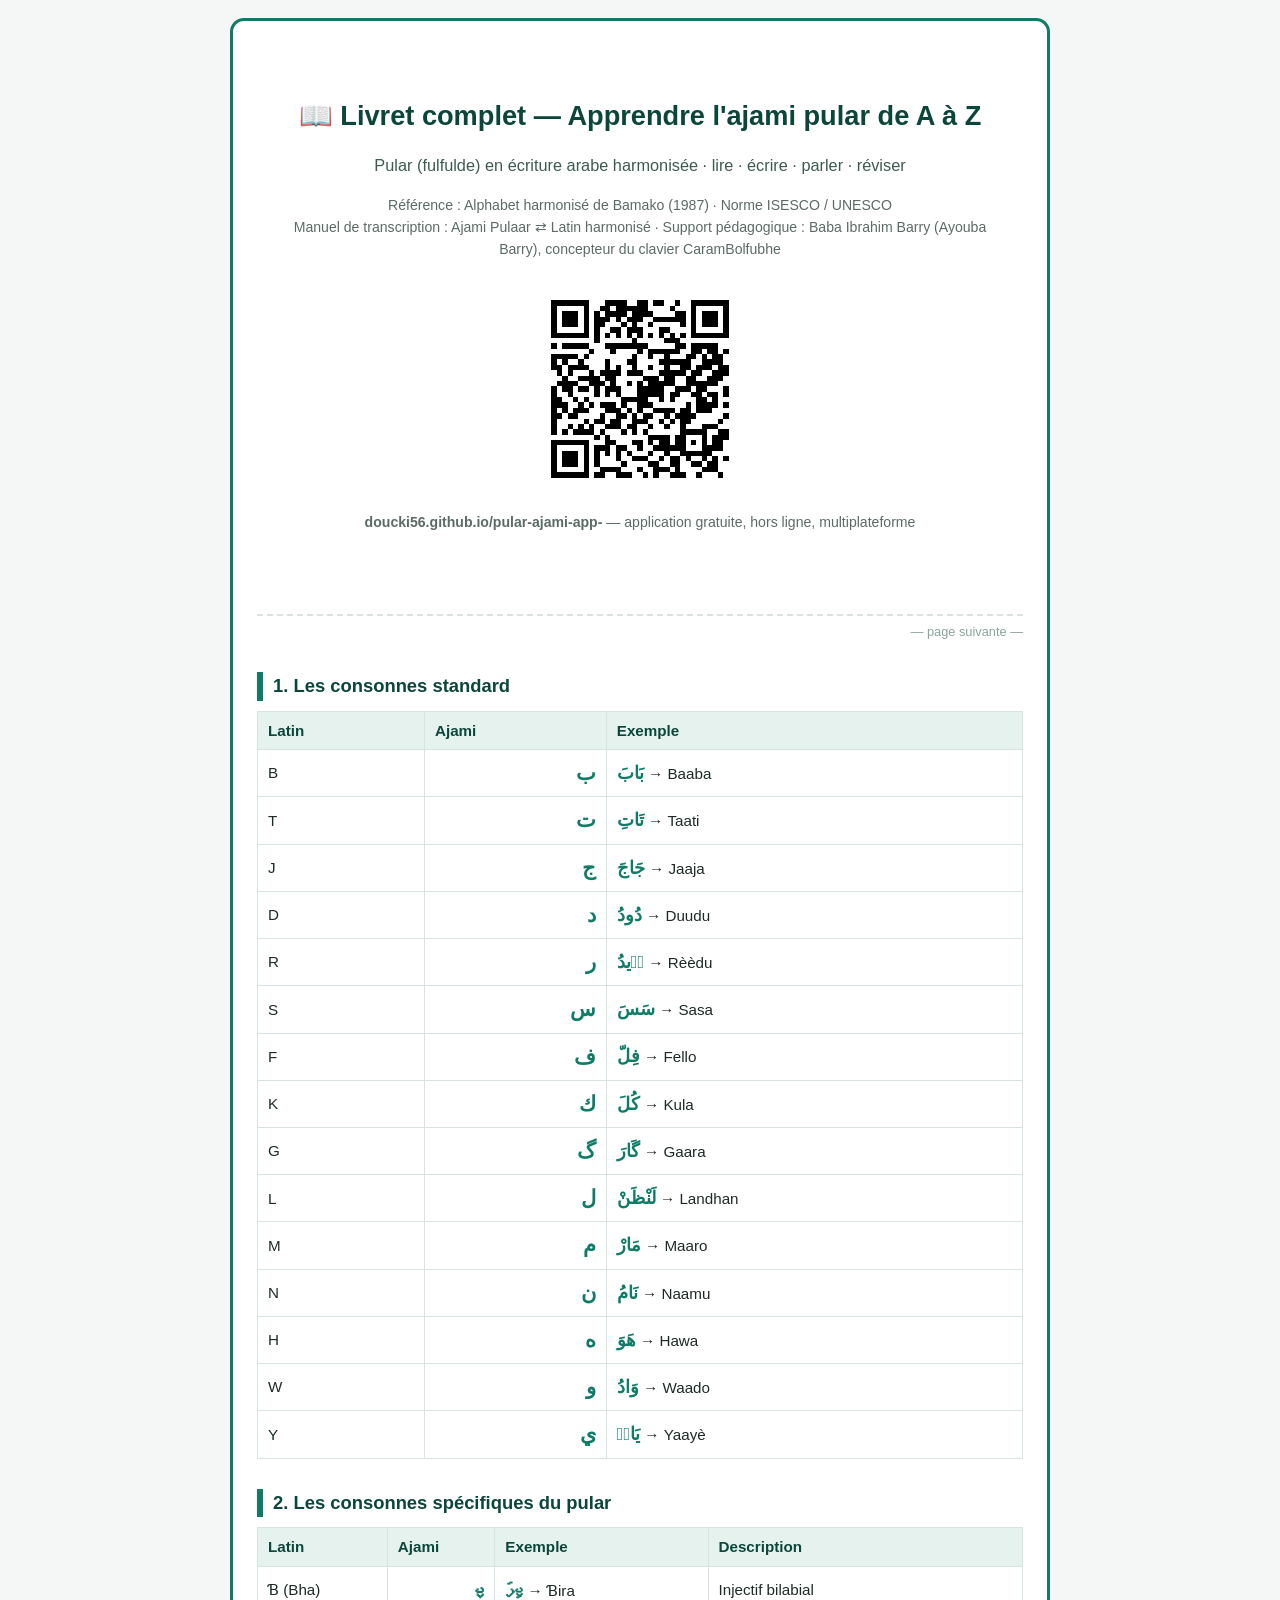
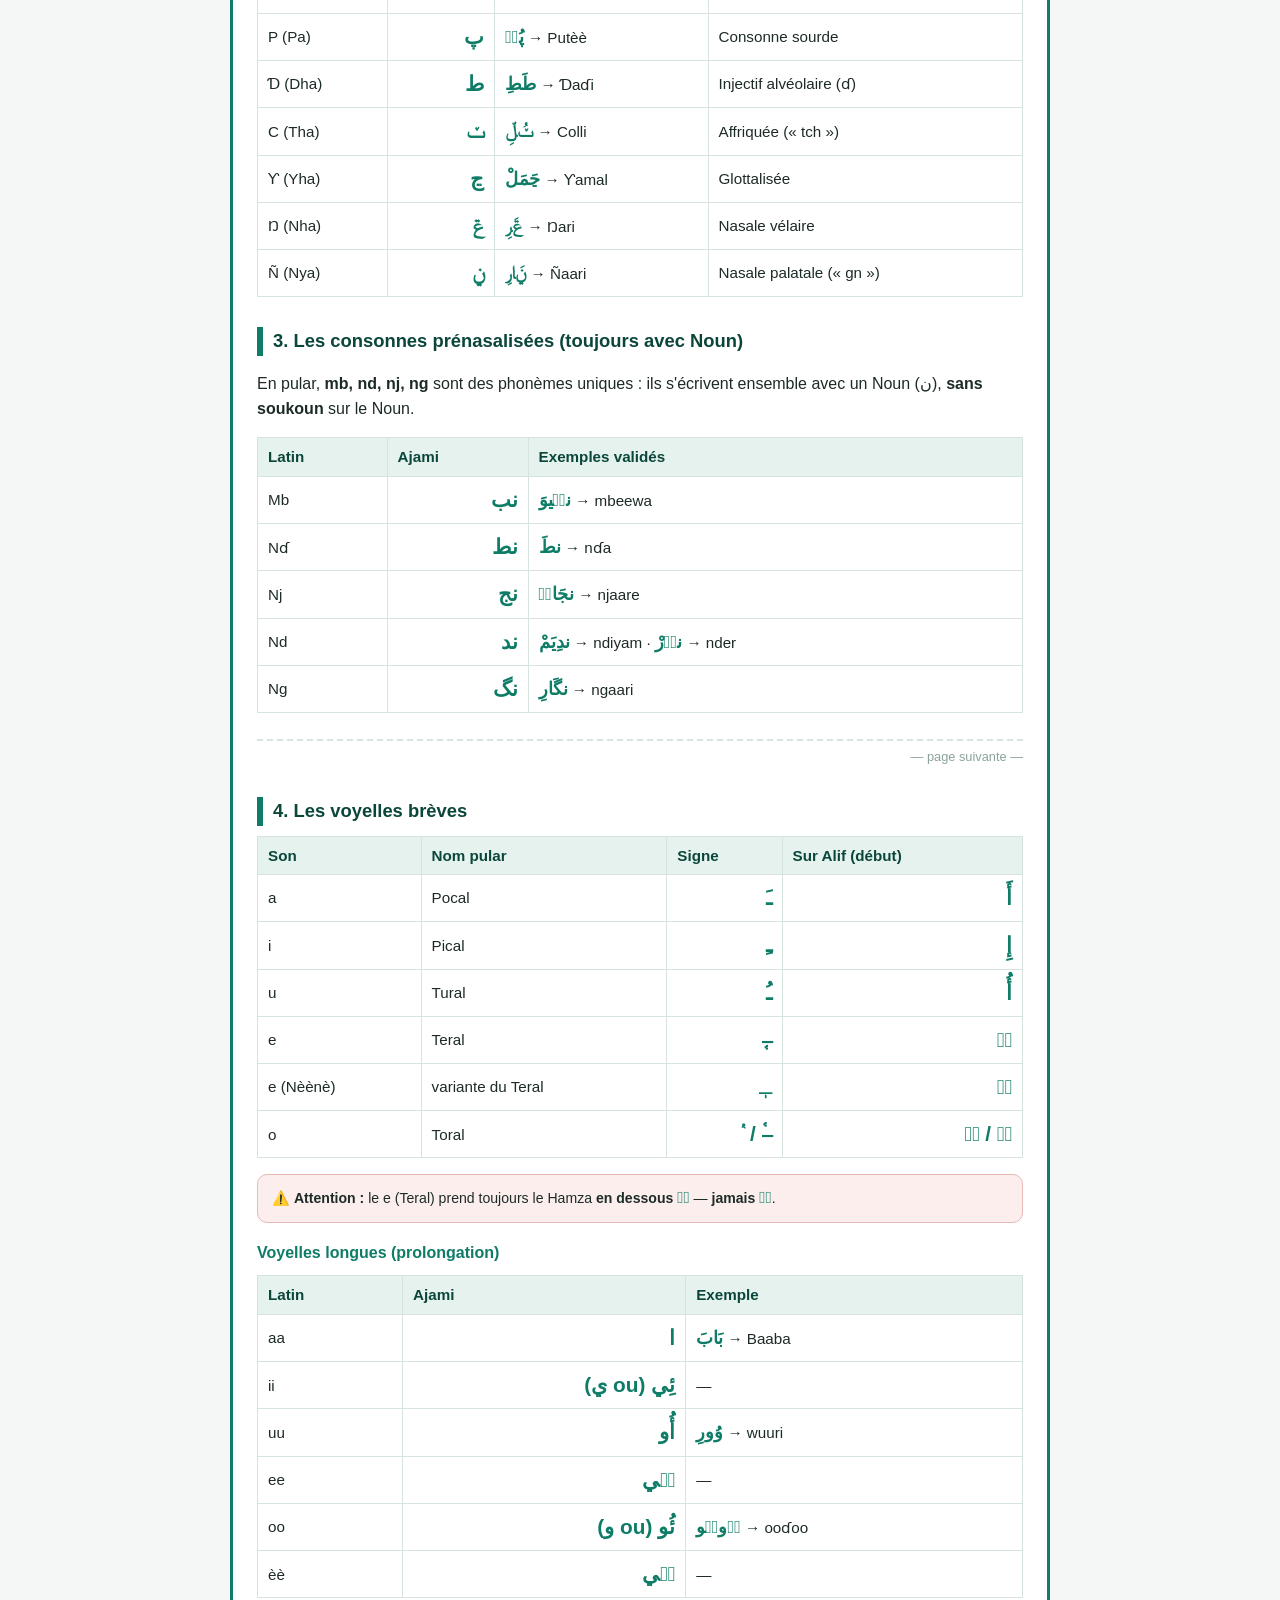
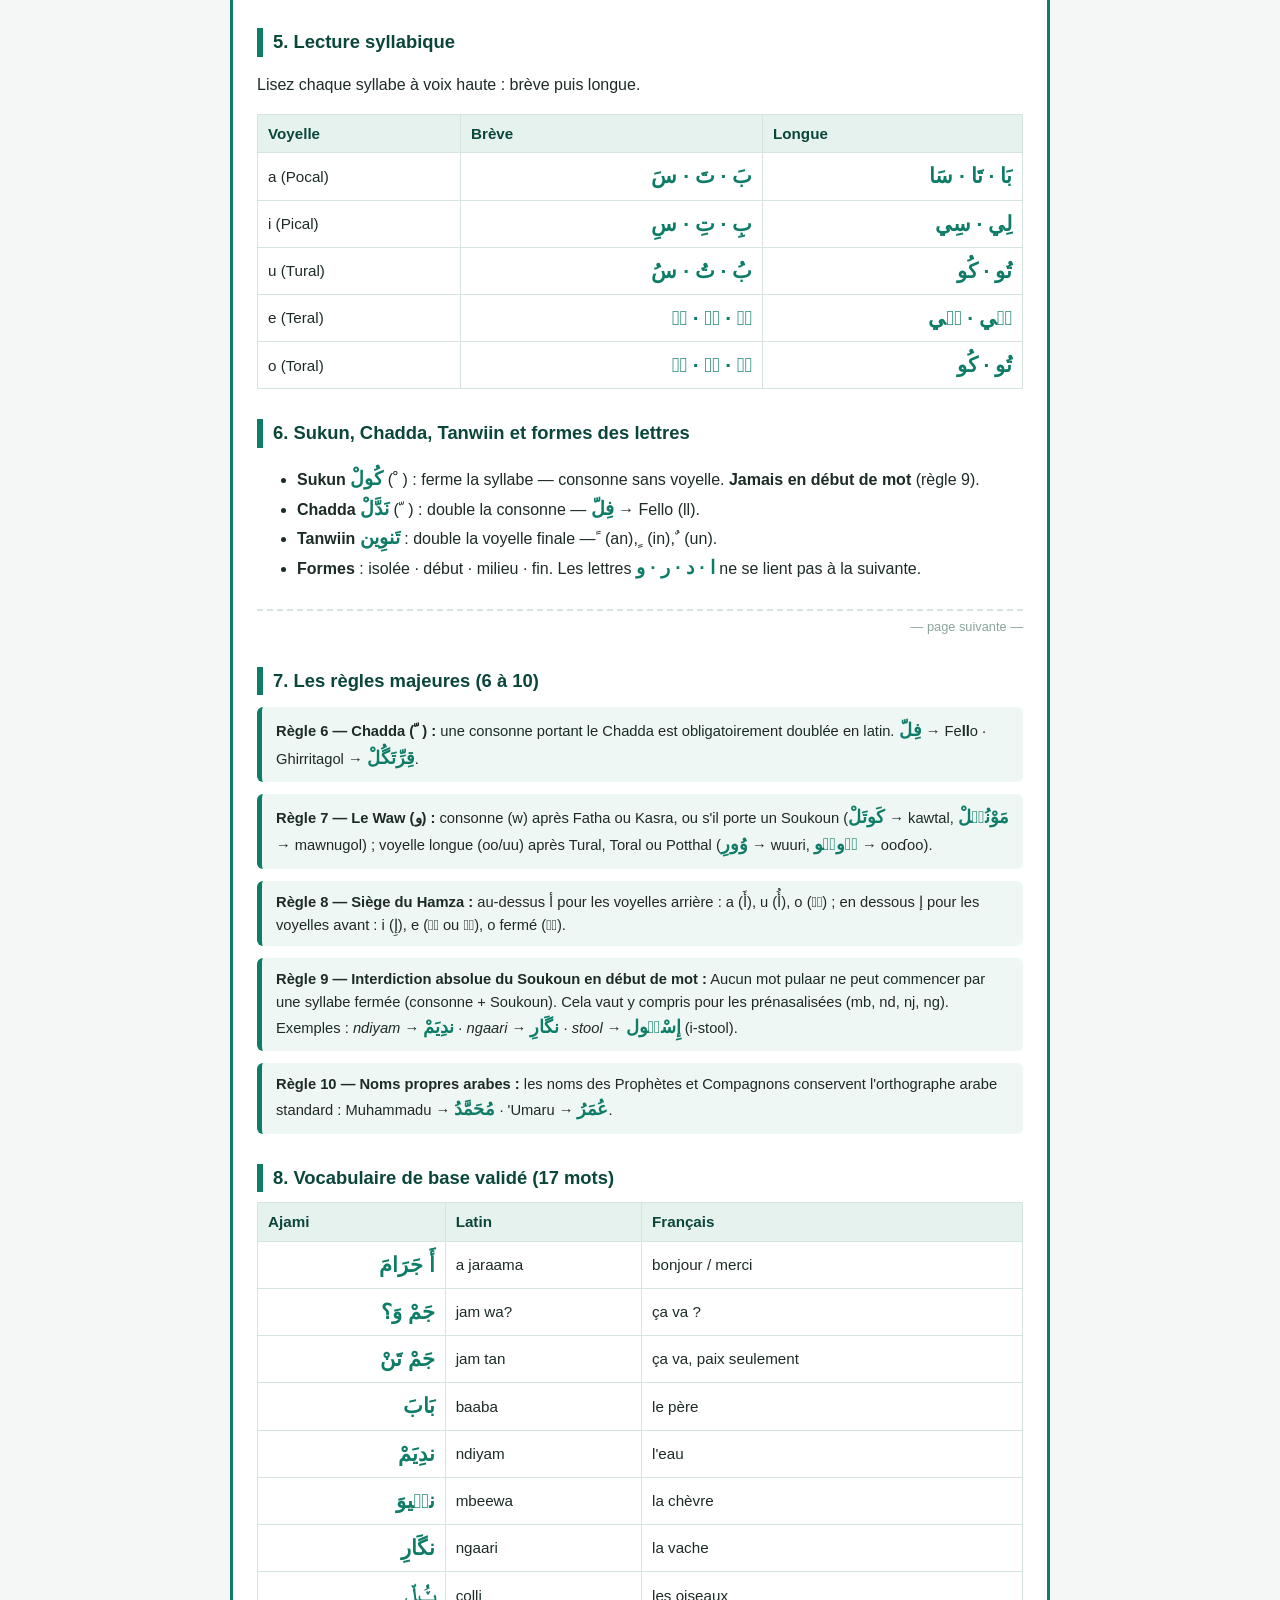
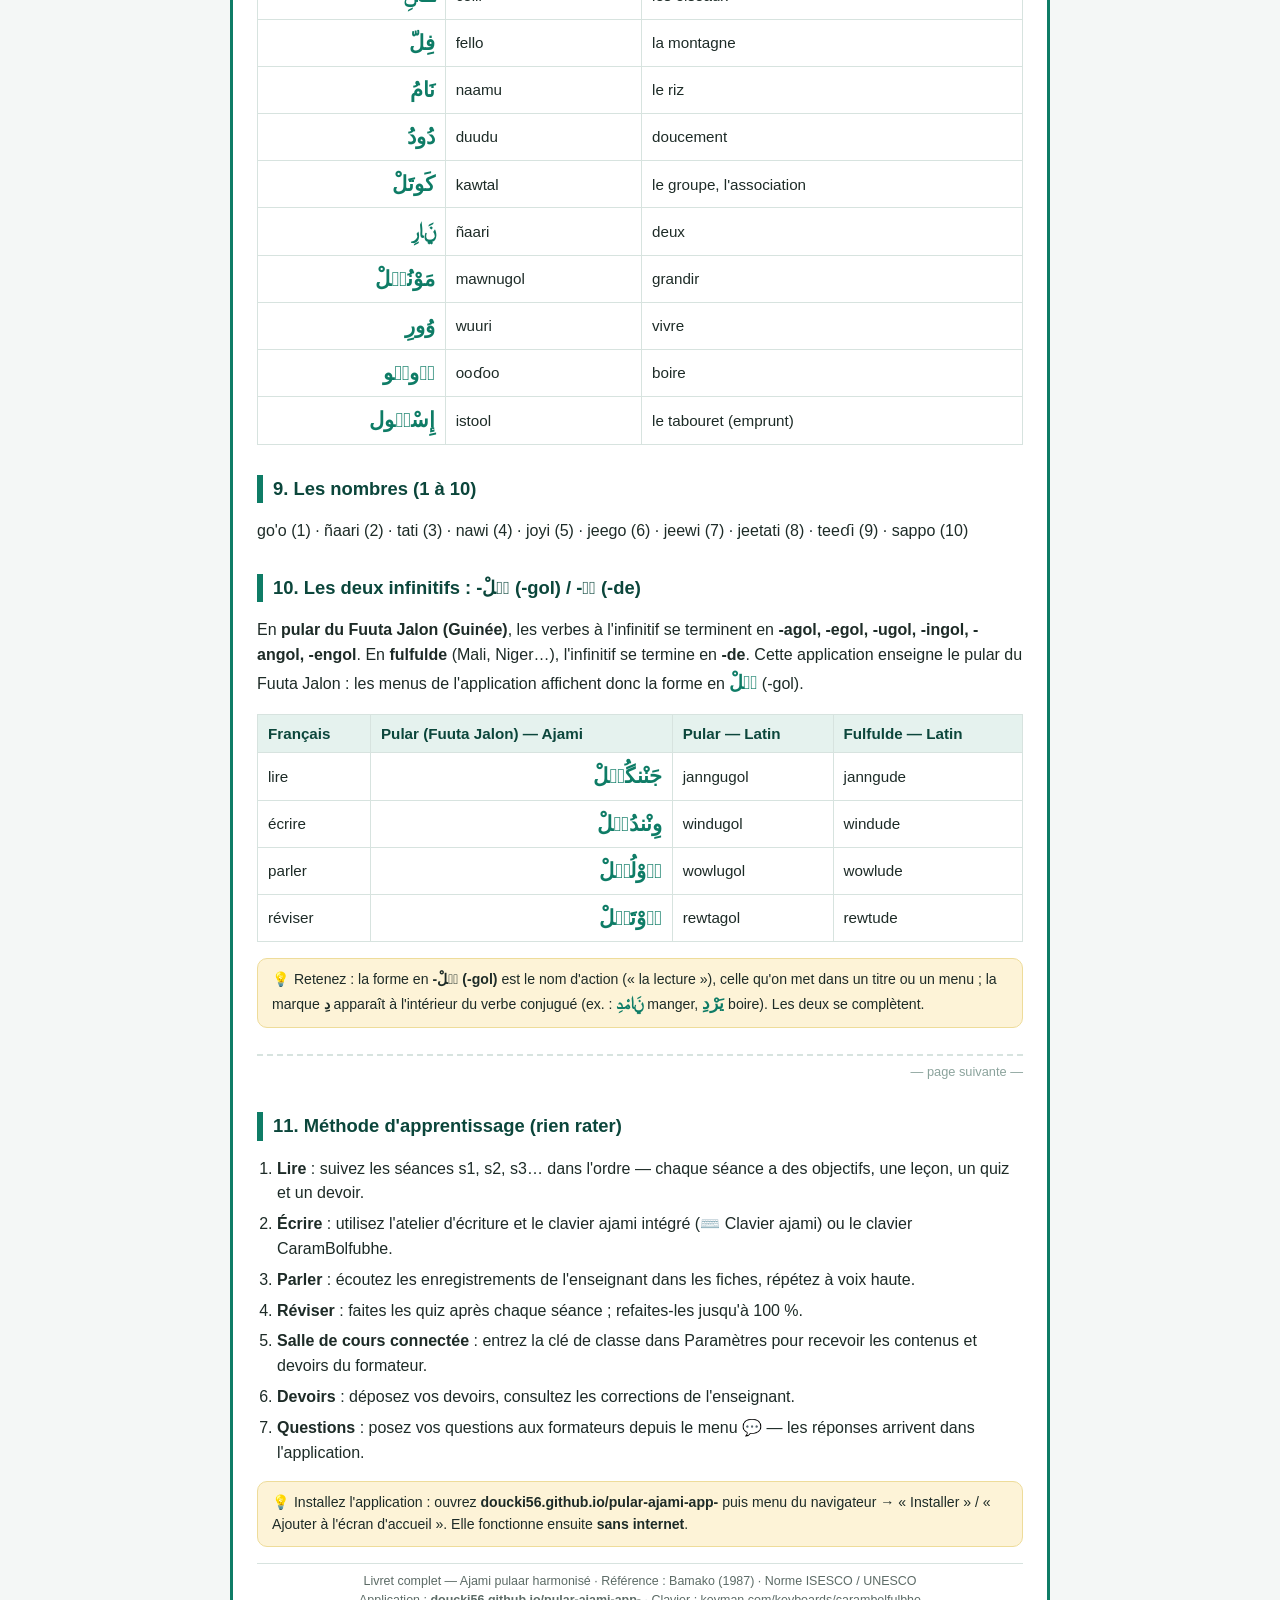
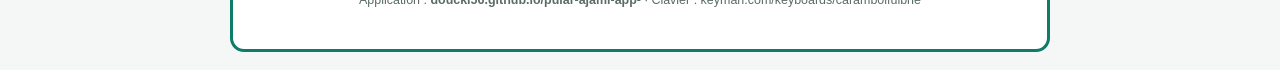
<file: docs/livret-ajami.html>
<!DOCTYPE html>
<html lang="fr">
<head>
<meta charset="UTF-8">
<meta name="viewport" content="width=device-width, initial-scale=1.0">
<title>Livret complet — Apprendre l'ajami pular de A à Z</title>
<style>
  * { box-sizing: border-box; }
  body { font-family: 'Segoe UI', Tahoma, sans-serif; color: #1d2b27; margin: 0; padding: 18px; background: #f4f7f6; line-height: 1.55; }
  .page { max-width: 820px; margin: 0 auto; background: #fff; border: 3px solid #0e7c66; border-radius: 14px; padding: 26px 24px; }
  .cover { text-align: center; padding: 40px 20px; }
  .cover h1 { font-size: 1.7rem; color: #0b463b; margin: 8px 0 4px; }
  .cover .sub { font-size: 1.02rem; color: #3d5a52; }
  .cover .ref { font-size: .88rem; color: #5c6b66; margin-top: 6px; }
  .qrbox { margin: 18px auto 6px; width: 220px; }
  .qrbox svg { width: 220px; height: 220px; }
  h2 { color: #0b463b; border-left: 6px solid #0e7c66; padding-left: 10px; margin: 30px 0 10px; font-size: 1.15rem; }
  h3 { color: #0e7c66; margin: 18px 0 8px; font-size: 1rem; }
  table { width: 100%; border-collapse: collapse; font-size: .95rem; margin: 10px 0 16px; }
  th, td { border: 1px solid #d7e3df; padding: 7px 10px; text-align: left; }
  th { background: #e5f2ee; color: #0b463b; }
  td.aj { direction: rtl; text-align: right; font-size: 1.3rem; color: #0e7c66; font-weight: 700; white-space: nowrap; }
  td.cat { font-size: .8rem; color: #5c6b66; }
  .tip { background: #fdf3d7; border: 1px solid #eedc9a; border-radius: 10px; padding: 10px 14px; font-size: .88rem; margin: 12px 0; }
  .warn { background: #fdeeee; border: 1px solid #e8b9b9; border-radius: 10px; padding: 10px 14px; font-size: .88rem; margin: 12px 0; }
  .rule { background: #eef7f4; border-left: 5px solid #0e7c66; padding: 10px 14px; border-radius: 6px; margin: 12px 0; font-size: .92rem; }
  .aj-inline { direction: rtl; unicode-bidi: isolate; font-weight: 700; color: #0e7c66; font-size: 1.2em; }
  ol.steps { padding-left: 20px; }
  ol.steps li { margin: 6px 0; }
  .foot { margin-top: 16px; text-align: center; font-size: .78rem; color: #5c6b66; border-top: 1px solid #d7e3df; padding-top: 8px; }
  .pagebreak { page-break-before: always; border-top: 2px dashed #d7e3df; margin-top: 26px; padding-top: 6px; font-size: .8rem; color: #8ba39c; text-align: right; }
  @media print { body { background: #fff; padding: 0; } .page { border-width: 2px; max-width: none; border-radius: 0; } }
</style>
</head>
<body>
<div class="page">

  <div class="cover">
    <h1>📖 Livret complet — Apprendre l'ajami pular de A à Z</h1>
    <p class="sub">Pular (fulfulde) en écriture arabe harmonisée · lire · écrire · parler · réviser</p>
    <p class="ref">Référence : Alphabet harmonisé de Bamako (1987) · Norme ISESCO / UNESCO<br>
    Manuel de transcription : Ajami Pulaar ⇄ Latin harmonisé · Support pédagogique : Baba Ibrahim Barry (Ayouba Barry), concepteur du clavier CaramBolfubhe</p>
    <div class="qrbox"><svg xmlns="http://www.w3.org/2000/svg" viewBox="0 0 41 41" shape-rendering="crispEdges" width="220" height="220" role="img" aria-label="QR code"><rect width="41" height="41" fill="#ffffff"/><path d="M4 4h1v1h-1zM5 4h1v1h-1zM6 4h1v1h-1zM7 4h1v1h-1zM8 4h1v1h-1zM9 4h1v1h-1zM10 4h1v1h-1zM14 4h1v1h-1zM15 4h1v1h-1zM16 4h1v1h-1zM17 4h1v1h-1zM20 4h1v1h-1zM21 4h1v1h-1zM23 4h1v1h-1zM24 4h1v1h-1zM27 4h1v1h-1zM30 4h1v1h-1zM31 4h1v1h-1zM32 4h1v1h-1zM33 4h1v1h-1zM34 4h1v1h-1zM35 4h1v1h-1zM36 4h1v1h-1zM4 5h1v1h-1zM10 5h1v1h-1zM13 5h1v1h-1zM14 5h1v1h-1zM16 5h1v1h-1zM17 5h1v1h-1zM18 5h1v1h-1zM19 5h1v1h-1zM20 5h1v1h-1zM21 5h1v1h-1zM26 5h1v1h-1zM30 5h1v1h-1zM36 5h1v1h-1zM4 6h1v1h-1zM6 6h1v1h-1zM7 6h1v1h-1zM8 6h1v1h-1zM10 6h1v1h-1zM12 6h1v1h-1zM14 6h1v1h-1zM15 6h1v1h-1zM16 6h1v1h-1zM17 6h1v1h-1zM19 6h1v1h-1zM20 6h1v1h-1zM21 6h1v1h-1zM22 6h1v1h-1zM27 6h1v1h-1zM28 6h1v1h-1zM30 6h1v1h-1zM32 6h1v1h-1zM33 6h1v1h-1zM34 6h1v1h-1zM36 6h1v1h-1zM4 7h1v1h-1zM6 7h1v1h-1zM7 7h1v1h-1zM8 7h1v1h-1zM10 7h1v1h-1zM12 7h1v1h-1zM13 7h1v1h-1zM14 7h1v1h-1zM16 7h1v1h-1zM18 7h1v1h-1zM19 7h1v1h-1zM20 7h1v1h-1zM23 7h1v1h-1zM24 7h1v1h-1zM25 7h1v1h-1zM26 7h1v1h-1zM27 7h1v1h-1zM28 7h1v1h-1zM30 7h1v1h-1zM32 7h1v1h-1zM33 7h1v1h-1zM34 7h1v1h-1zM36 7h1v1h-1zM4 8h1v1h-1zM6 8h1v1h-1zM7 8h1v1h-1zM8 8h1v1h-1zM10 8h1v1h-1zM12 8h1v1h-1zM13 8h1v1h-1zM17 8h1v1h-1zM19 8h1v1h-1zM22 8h1v1h-1zM28 8h1v1h-1zM30 8h1v1h-1zM32 8h1v1h-1zM33 8h1v1h-1zM34 8h1v1h-1zM36 8h1v1h-1zM4 9h1v1h-1zM10 9h1v1h-1zM12 9h1v1h-1zM15 9h1v1h-1zM16 9h1v1h-1zM18 9h1v1h-1zM19 9h1v1h-1zM20 9h1v1h-1zM24 9h1v1h-1zM25 9h1v1h-1zM30 9h1v1h-1zM36 9h1v1h-1zM4 10h1v1h-1zM5 10h1v1h-1zM6 10h1v1h-1zM7 10h1v1h-1zM8 10h1v1h-1zM9 10h1v1h-1zM10 10h1v1h-1zM12 10h1v1h-1zM14 10h1v1h-1zM16 10h1v1h-1zM18 10h1v1h-1zM20 10h1v1h-1zM22 10h1v1h-1zM24 10h1v1h-1zM26 10h1v1h-1zM28 10h1v1h-1zM30 10h1v1h-1zM31 10h1v1h-1zM32 10h1v1h-1zM33 10h1v1h-1zM34 10h1v1h-1zM35 10h1v1h-1zM36 10h1v1h-1zM12 11h1v1h-1zM19 11h1v1h-1zM25 11h1v1h-1zM26 11h1v1h-1zM27 11h1v1h-1zM4 12h1v1h-1zM6 12h1v1h-1zM7 12h1v1h-1zM8 12h1v1h-1zM9 12h1v1h-1zM10 12h1v1h-1zM14 12h1v1h-1zM15 12h1v1h-1zM16 12h1v1h-1zM17 12h1v1h-1zM18 12h1v1h-1zM19 12h1v1h-1zM20 12h1v1h-1zM21 12h1v1h-1zM27 12h1v1h-1zM28 12h1v1h-1zM30 12h1v1h-1zM31 12h1v1h-1zM32 12h1v1h-1zM33 12h1v1h-1zM34 12h1v1h-1zM11 13h1v1h-1zM15 13h1v1h-1zM20 13h1v1h-1zM22 13h1v1h-1zM23 13h1v1h-1zM24 13h1v1h-1zM25 13h1v1h-1zM26 13h1v1h-1zM27 13h1v1h-1zM30 13h1v1h-1zM31 13h1v1h-1zM33 13h1v1h-1zM34 13h1v1h-1zM36 13h1v1h-1zM4 14h1v1h-1zM5 14h1v1h-1zM6 14h1v1h-1zM7 14h1v1h-1zM8 14h1v1h-1zM10 14h1v1h-1zM19 14h1v1h-1zM22 14h1v1h-1zM25 14h1v1h-1zM29 14h1v1h-1zM30 14h1v1h-1zM32 14h1v1h-1zM34 14h1v1h-1zM35 14h1v1h-1zM4 15h1v1h-1zM6 15h1v1h-1zM9 15h1v1h-1zM14 15h1v1h-1zM18 15h1v1h-1zM19 15h1v1h-1zM24 15h1v1h-1zM25 15h1v1h-1zM26 15h1v1h-1zM27 15h1v1h-1zM28 15h1v1h-1zM29 15h1v1h-1zM32 15h1v1h-1zM33 15h1v1h-1zM34 15h1v1h-1zM35 15h1v1h-1zM4 16h1v1h-1zM5 16h1v1h-1zM7 16h1v1h-1zM8 16h1v1h-1zM9 16h1v1h-1zM10 16h1v1h-1zM14 16h1v1h-1zM16 16h1v1h-1zM19 16h1v1h-1zM22 16h1v1h-1zM25 16h1v1h-1zM28 16h1v1h-1zM29 16h1v1h-1zM31 16h1v1h-1zM32 16h1v1h-1zM33 16h1v1h-1zM35 16h1v1h-1zM36 16h1v1h-1zM5 17h1v1h-1zM7 17h1v1h-1zM11 17h1v1h-1zM13 17h1v1h-1zM14 17h1v1h-1zM15 17h1v1h-1zM16 17h1v1h-1zM18 17h1v1h-1zM19 17h1v1h-1zM20 17h1v1h-1zM24 17h1v1h-1zM25 17h1v1h-1zM26 17h1v1h-1zM27 17h1v1h-1zM28 17h1v1h-1zM30 17h1v1h-1zM31 17h1v1h-1zM34 17h1v1h-1zM35 17h1v1h-1zM36 17h1v1h-1zM6 18h1v1h-1zM9 18h1v1h-1zM10 18h1v1h-1zM11 18h1v1h-1zM12 18h1v1h-1zM14 18h1v1h-1zM15 18h1v1h-1zM21 18h1v1h-1zM22 18h1v1h-1zM23 18h1v1h-1zM25 18h1v1h-1zM26 18h1v1h-1zM29 18h1v1h-1zM30 18h1v1h-1zM33 18h1v1h-1zM34 18h1v1h-1zM35 18h1v1h-1zM5 19h1v1h-1zM6 19h1v1h-1zM7 19h1v1h-1zM8 19h1v1h-1zM11 19h1v1h-1zM12 19h1v1h-1zM13 19h1v1h-1zM15 19h1v1h-1zM18 19h1v1h-1zM20 19h1v1h-1zM22 19h1v1h-1zM23 19h1v1h-1zM24 19h1v1h-1zM25 19h1v1h-1zM26 19h1v1h-1zM29 19h1v1h-1zM30 19h1v1h-1zM31 19h1v1h-1zM32 19h1v1h-1zM33 19h1v1h-1zM34 19h1v1h-1zM4 20h1v1h-1zM6 20h1v1h-1zM7 20h1v1h-1zM9 20h1v1h-1zM10 20h1v1h-1zM12 20h1v1h-1zM14 20h1v1h-1zM15 20h1v1h-1zM16 20h1v1h-1zM20 20h1v1h-1zM21 20h1v1h-1zM22 20h1v1h-1zM23 20h1v1h-1zM24 20h1v1h-1zM27 20h1v1h-1zM28 20h1v1h-1zM29 20h1v1h-1zM31 20h1v1h-1zM32 20h1v1h-1zM36 20h1v1h-1zM4 21h1v1h-1zM7 21h1v1h-1zM12 21h1v1h-1zM14 21h1v1h-1zM16 21h1v1h-1zM20 21h1v1h-1zM21 21h1v1h-1zM22 21h1v1h-1zM23 21h1v1h-1zM24 21h1v1h-1zM26 21h1v1h-1zM27 21h1v1h-1zM30 21h1v1h-1zM31 21h1v1h-1zM33 21h1v1h-1zM34 21h1v1h-1zM36 21h1v1h-1zM4 22h1v1h-1zM5 22h1v1h-1zM8 22h1v1h-1zM10 22h1v1h-1zM17 22h1v1h-1zM18 22h1v1h-1zM19 22h1v1h-1zM20 22h1v1h-1zM21 22h1v1h-1zM24 22h1v1h-1zM26 22h1v1h-1zM31 22h1v1h-1zM32 22h1v1h-1zM34 22h1v1h-1zM4 23h1v1h-1zM5 23h1v1h-1zM6 23h1v1h-1zM9 23h1v1h-1zM11 23h1v1h-1zM13 23h1v1h-1zM14 23h1v1h-1zM15 23h1v1h-1zM17 23h1v1h-1zM20 23h1v1h-1zM21 23h1v1h-1zM22 23h1v1h-1zM29 23h1v1h-1zM31 23h1v1h-1zM32 23h1v1h-1zM33 23h1v1h-1zM34 23h1v1h-1zM36 23h1v1h-1zM4 24h1v1h-1zM6 24h1v1h-1zM8 24h1v1h-1zM9 24h1v1h-1zM10 24h1v1h-1zM14 24h1v1h-1zM15 24h1v1h-1zM16 24h1v1h-1zM18 24h1v1h-1zM20 24h1v1h-1zM23 24h1v1h-1zM24 24h1v1h-1zM25 24h1v1h-1zM26 24h1v1h-1zM28 24h1v1h-1zM29 24h1v1h-1zM31 24h1v1h-1zM32 24h1v1h-1zM33 24h1v1h-1zM4 25h1v1h-1zM5 25h1v1h-1zM7 25h1v1h-1zM8 25h1v1h-1zM13 25h1v1h-1zM16 25h1v1h-1zM17 25h1v1h-1zM19 25h1v1h-1zM21 25h1v1h-1zM22 25h1v1h-1zM25 25h1v1h-1zM27 25h1v1h-1zM28 25h1v1h-1zM29 25h1v1h-1zM30 25h1v1h-1zM36 25h1v1h-1zM4 26h1v1h-1zM10 26h1v1h-1zM12 26h1v1h-1zM13 26h1v1h-1zM15 26h1v1h-1zM16 26h1v1h-1zM19 26h1v1h-1zM20 26h1v1h-1zM21 26h1v1h-1zM24 26h1v1h-1zM26 26h1v1h-1zM28 26h1v1h-1zM29 26h1v1h-1zM35 26h1v1h-1zM4 27h1v1h-1zM7 27h1v1h-1zM9 27h1v1h-1zM11 27h1v1h-1zM14 27h1v1h-1zM15 27h1v1h-1zM16 27h1v1h-1zM18 27h1v1h-1zM19 27h1v1h-1zM22 27h1v1h-1zM25 27h1v1h-1zM28 27h1v1h-1zM32 27h1v1h-1zM33 27h1v1h-1zM34 27h1v1h-1zM4 28h1v1h-1zM6 28h1v1h-1zM8 28h1v1h-1zM9 28h1v1h-1zM10 28h1v1h-1zM11 28h1v1h-1zM13 28h1v1h-1zM17 28h1v1h-1zM19 28h1v1h-1zM21 28h1v1h-1zM28 28h1v1h-1zM29 28h1v1h-1zM30 28h1v1h-1zM31 28h1v1h-1zM32 28h1v1h-1zM35 28h1v1h-1zM36 28h1v1h-1zM12 29h1v1h-1zM14 29h1v1h-1zM22 29h1v1h-1zM23 29h1v1h-1zM24 29h1v1h-1zM25 29h1v1h-1zM27 29h1v1h-1zM28 29h1v1h-1zM32 29h1v1h-1zM34 29h1v1h-1zM35 29h1v1h-1zM36 29h1v1h-1zM4 30h1v1h-1zM5 30h1v1h-1zM6 30h1v1h-1zM7 30h1v1h-1zM8 30h1v1h-1zM9 30h1v1h-1zM10 30h1v1h-1zM14 30h1v1h-1zM15 30h1v1h-1zM19 30h1v1h-1zM20 30h1v1h-1zM22 30h1v1h-1zM24 30h1v1h-1zM25 30h1v1h-1zM27 30h1v1h-1zM28 30h1v1h-1zM30 30h1v1h-1zM32 30h1v1h-1zM34 30h1v1h-1zM35 30h1v1h-1zM4 31h1v1h-1zM10 31h1v1h-1zM12 31h1v1h-1zM13 31h1v1h-1zM14 31h1v1h-1zM16 31h1v1h-1zM17 31h1v1h-1zM20 31h1v1h-1zM23 31h1v1h-1zM24 31h1v1h-1zM25 31h1v1h-1zM26 31h1v1h-1zM27 31h1v1h-1zM28 31h1v1h-1zM32 31h1v1h-1zM33 31h1v1h-1zM34 31h1v1h-1zM35 31h1v1h-1zM4 32h1v1h-1zM6 32h1v1h-1zM7 32h1v1h-1zM8 32h1v1h-1zM10 32h1v1h-1zM12 32h1v1h-1zM14 32h1v1h-1zM16 32h1v1h-1zM18 32h1v1h-1zM22 32h1v1h-1zM25 32h1v1h-1zM28 32h1v1h-1zM29 32h1v1h-1zM30 32h1v1h-1zM31 32h1v1h-1zM32 32h1v1h-1zM33 32h1v1h-1zM4 33h1v1h-1zM6 33h1v1h-1zM7 33h1v1h-1zM8 33h1v1h-1zM10 33h1v1h-1zM12 33h1v1h-1zM16 33h1v1h-1zM19 33h1v1h-1zM20 33h1v1h-1zM21 33h1v1h-1zM24 33h1v1h-1zM26 33h1v1h-1zM27 33h1v1h-1zM29 33h1v1h-1zM32 33h1v1h-1zM34 33h1v1h-1zM36 33h1v1h-1zM4 34h1v1h-1zM6 34h1v1h-1zM7 34h1v1h-1zM8 34h1v1h-1zM10 34h1v1h-1zM12 34h1v1h-1zM17 34h1v1h-1zM22 34h1v1h-1zM23 34h1v1h-1zM26 34h1v1h-1zM27 34h1v1h-1zM30 34h1v1h-1zM31 34h1v1h-1zM33 34h1v1h-1zM34 34h1v1h-1zM4 35h1v1h-1zM10 35h1v1h-1zM13 35h1v1h-1zM14 35h1v1h-1zM15 35h1v1h-1zM16 35h1v1h-1zM20 35h1v1h-1zM23 35h1v1h-1zM24 35h1v1h-1zM25 35h1v1h-1zM27 35h1v1h-1zM32 35h1v1h-1zM33 35h1v1h-1zM34 35h1v1h-1zM4 36h1v1h-1zM5 36h1v1h-1zM6 36h1v1h-1zM7 36h1v1h-1zM8 36h1v1h-1zM9 36h1v1h-1zM10 36h1v1h-1zM12 36h1v1h-1zM13 36h1v1h-1zM16 36h1v1h-1zM17 36h1v1h-1zM18 36h1v1h-1zM21 36h1v1h-1zM23 36h1v1h-1zM26 36h1v1h-1zM27 36h1v1h-1zM28 36h1v1h-1zM31 36h1v1h-1zM35 36h1v1h-1z" fill="#000000"/></svg></div>
    <p class="ref"><strong>doucki56.github.io/pular-ajami-app-</strong> — application gratuite, hors ligne, multiplateforme</p>
  </div>

  <div class="pagebreak">— page suivante —</div>
  <h2>1. Les consonnes standard</h2>
  <table>
    <tr><th>Latin</th><th>Ajami</th><th>Exemple</th></tr>
    <tr><td>B</td><td class="aj" lang="ar">ب</td><td><span class="aj-inline" lang="ar">بَابَ</span> → Baaba</td></tr>
    <tr><td>T</td><td class="aj" lang="ar">ت</td><td><span class="aj-inline" lang="ar">تَاتِ</span> → Taati</td></tr>
    <tr><td>J</td><td class="aj" lang="ar">ج</td><td><span class="aj-inline" lang="ar">جَاجَ</span> → Jaaja</td></tr>
    <tr><td>D</td><td class="aj" lang="ar">د</td><td><span class="aj-inline" lang="ar">دُودُ</span> → Duudu</td></tr>
    <tr><td>R</td><td class="aj" lang="ar">ر</td><td><span class="aj-inline" lang="ar">رࣹيدُ</span> → Rèèdu</td></tr>
    <tr><td>S</td><td class="aj" lang="ar">س</td><td><span class="aj-inline" lang="ar">سَسَ</span> → Sasa</td></tr>
    <tr><td>F</td><td class="aj" lang="ar">ف</td><td><span class="aj-inline" lang="ar">فِلّ</span> → Fello</td></tr>
    <tr><td>K</td><td class="aj" lang="ar">ك</td><td><span class="aj-inline" lang="ar">كُلَ</span> → Kula</td></tr>
    <tr><td>G</td><td class="aj" lang="ar">گ</td><td><span class="aj-inline" lang="ar">گَارَ</span> → Gaara</td></tr>
    <tr><td>L</td><td class="aj" lang="ar">ل</td><td><span class="aj-inline" lang="ar">لَنْظَنْ</span> → Landhan</td></tr>
    <tr><td>M</td><td class="aj" lang="ar">م</td><td><span class="aj-inline" lang="ar">مَارْ</span> → Maaro</td></tr>
    <tr><td>N</td><td class="aj" lang="ar">ن</td><td><span class="aj-inline" lang="ar">نَامُ</span> → Naamu</td></tr>
    <tr><td>H</td><td class="aj" lang="ar">ه</td><td><span class="aj-inline" lang="ar">هَوَ</span> → Hawa</td></tr>
    <tr><td>W</td><td class="aj" lang="ar">و</td><td><span class="aj-inline" lang="ar">وَادُ</span> → Waado</td></tr>
    <tr><td>Y</td><td class="aj" lang="ar">ي</td><td><span class="aj-inline" lang="ar">يَايࣹ</span> → Yaayè</td></tr>
  </table>

  <h2>2. Les consonnes spécifiques du pular</h2>
  <table>
    <tr><th>Latin</th><th>Ajami</th><th>Exemple</th><th>Description</th></tr>
    <tr><td>Ɓ (Bha)</td><td class="aj" lang="ar">ࢠ</td><td><span class="aj-inline" lang="ar">ࢠِرَ</span> → Ɓira</td><td>Injectif bilabial</td></tr>
    <tr><td>P (Pa)</td><td class="aj" lang="ar">پ</td><td><span class="aj-inline" lang="ar">پُتࣹ</span> → Putèè</td><td>Consonne sourde</td></tr>
    <tr><td>Ɗ (Dha)</td><td class="aj" lang="ar">ط</td><td><span class="aj-inline" lang="ar">طَطِ</span> → Ɗaɗi</td><td>Injectif alvéolaire (ɗ)</td></tr>
    <tr><td>C (Tha)</td><td class="aj" lang="ar">ݖ</td><td><span class="aj-inline" lang="ar">ݖُلِّ</span> → Colli</td><td>Affriquée (« tch »)</td></tr>
    <tr><td>Ƴ (Yha)</td><td class="aj" lang="ar">ڃ</td><td><span class="aj-inline" lang="ar">ڃَمَلْ</span> → Ƴamal</td><td>Glottalisée</td></tr>
    <tr><td>Ŋ (Nha)</td><td class="aj" lang="ar">ݝ</td><td><span class="aj-inline" lang="ar">ݝَرِ</span> → Ŋari</td><td>Nasale vélaire</td></tr>
    <tr><td>Ñ (Nya)</td><td class="aj" lang="ar">ݧ</td><td><span class="aj-inline" lang="ar">ݧَارِ</span> → Ñaari</td><td>Nasale palatale (« gn »)</td></tr>
  </table>

  <h2>3. Les consonnes prénasalisées (toujours avec Noun)</h2>
  <p>En pular, <strong>mb, nd, nj, ng</strong> sont des phonèmes uniques : ils s'écrivent ensemble avec un Noun (ن), <strong>sans soukoun</strong> sur le Noun.</p>
  <table>
    <tr><th>Latin</th><th>Ajami</th><th>Exemples validés</th></tr>
    <tr><td>Mb</td><td class="aj" lang="ar">نب</td><td><span class="aj-inline" lang="ar">نبࣹيوَ</span> → mbeewa</td></tr>
    <tr><td>Nɗ</td><td class="aj" lang="ar">نط</td><td><span class="aj-inline" lang="ar">نطَ</span> → nɗa</td></tr>
    <tr><td>Nj</td><td class="aj" lang="ar">نج</td><td><span class="aj-inline" lang="ar">نجَارࣹ</span> → njaare</td></tr>
    <tr><td>Nd</td><td class="aj" lang="ar">ند</td><td><span class="aj-inline" lang="ar">ندِيَمْ</span> → ndiyam · <span class="aj-inline" lang="ar">ندࣹرْ</span> → nder</td></tr>
    <tr><td>Ng</td><td class="aj" lang="ar">نگ</td><td><span class="aj-inline" lang="ar">نگَارِ</span> → ngaari</td></tr>
  </table>

  <div class="pagebreak">— page suivante —</div>
  <h2>4. Les voyelles brèves</h2>
  <table>
    <tr><th>Son</th><th>Nom pular</th><th>Signe</th><th>Sur Alif (début)</th></tr>
    <tr><td>a</td><td>Pocal</td><td class="aj" lang="ar">ـَ</td><td class="aj" lang="ar">أَ</td></tr>
    <tr><td>i</td><td>Pical</td><td class="aj" lang="ar">ـِ</td><td class="aj" lang="ar">إِ</td></tr>
    <tr><td>u</td><td>Tural</td><td class="aj" lang="ar">ـُ</td><td class="aj" lang="ar">أُ</td></tr>
    <tr><td>e</td><td>Teral</td><td class="aj" lang="ar">ـࣹ</td><td class="aj" lang="ar">إࣹ</td></tr>
    <tr><td>e (Nèènè)</td><td>variante du Teral</td><td class="aj" lang="ar">ـٖ</td><td class="aj" lang="ar">إٖ</td></tr>
    <tr><td>o</td><td>Toral</td><td class="aj" lang="ar">ـࣷ / ٝ</td><td class="aj" lang="ar">إࣷ / أٝ</td></tr>
  </table>
  <div class="warn">⚠️ <strong>Attention :</strong> le e (Teral) prend toujours le Hamza <strong>en dessous</strong> <span class="aj-inline" lang="ar">إࣹ</span> — <strong>jamais</strong> <span class="aj-inline" lang="ar">أࣹ</span>.</div>

  <h3>Voyelles longues (prolongation)</h3>
  <table>
    <tr><th>Latin</th><th>Ajami</th><th>Exemple</th></tr>
    <tr><td>aa</td><td class="aj" lang="ar">ا</td><td><span class="aj-inline" lang="ar">بَابَ</span> → Baaba</td></tr>
    <tr><td>ii</td><td class="aj" lang="ar">ئِي (ou ي)</td><td>—</td></tr>
    <tr><td>uu</td><td class="aj" lang="ar">أُو</td><td><span class="aj-inline" lang="ar">وُورِ</span> → wuuri</td></tr>
    <tr><td>ee</td><td class="aj" lang="ar">ئࣹي</td><td>—</td></tr>
    <tr><td>oo</td><td class="aj" lang="ar">ئُو (ou و)</td><td><span class="aj-inline" lang="ar">أٝوطٝو</span> → ooɗoo</td></tr>
    <tr><td>èè</td><td class="aj" lang="ar">ئٜي</td><td>—</td></tr>
  </table>

  <h2>5. Lecture syllabique</h2>
  <p>Lisez chaque syllabe à voix haute : brève puis longue.</p>
  <table>
    <tr><th>Voyelle</th><th>Brève</th><th>Longue</th></tr>
    <tr><td>a (Pocal)</td><td class="aj" lang="ar">بَ · تَ · سَ</td><td class="aj" lang="ar">بَا · تَا · سَا</td></tr>
    <tr><td>i (Pical)</td><td class="aj" lang="ar">بِ · تِ · سِ</td><td class="aj" lang="ar">لِي · سِي</td></tr>
    <tr><td>u (Tural)</td><td class="aj" lang="ar">بُ · تُ · سُ</td><td class="aj" lang="ar">تُو · كُو</td></tr>
    <tr><td>e (Teral)</td><td class="aj" lang="ar">بࣹ · تࣹ · سࣹ</td><td class="aj" lang="ar">پࣹي · سࣹي</td></tr>
    <tr><td>o (Toral)</td><td class="aj" lang="ar">بٝ · تٝ · سٝ</td><td class="aj" lang="ar">تُو · كُو</td></tr>
  </table>

  <h2>6. Sukun, Chadda, Tanwiin et formes des lettres</h2>
  <ul>
    <li><strong>Sukun</strong> <span class="aj-inline" lang="ar">كُولْ</span> ( ْ ) : ferme la syllabe — consonne sans voyelle. <strong>Jamais en début de mot</strong> (règle 9).</li>
    <li><strong>Chadda</strong> <span class="aj-inline" lang="ar">نَدَّلْ</span> ( ّ ) : double la consonne — <span class="aj-inline" lang="ar">فِلّ</span> → Fello (ll).</li>
    <li><strong>Tanwiin</strong> <span class="aj-inline" lang="ar">تَنوِين</span> : double la voyelle finale — ً (an), ٍ (in), ٌ (un).</li>
    <li><strong>Formes</strong> : isolée · début · milieu · fin. Les lettres <span class="aj-inline" lang="ar">ا · د · ر · و</span> ne se lient pas à la suivante.</li>
  </ul>

  <div class="pagebreak">— page suivante —</div>
  <h2>7. Les règles majeures (6 à 10)</h2>
  <div class="rule"><strong>Règle 6 — Chadda ( ّ ) :</strong> une consonne portant le Chadda est obligatoirement doublée en latin. <span class="aj-inline" lang="ar">فِلّ</span> → Fe<strong>ll</strong>o · Ghirritagol → <span class="aj-inline" lang="ar">قِرِّتَگُلْ</span>.</div>
  <div class="rule"><strong>Règle 7 — Le Waw (و) :</strong> consonne (w) après Fatha ou Kasra, ou s'il porte un Soukoun (<span class="aj-inline" lang="ar">كَوتَلْ</span> → kawtal, <span class="aj-inline" lang="ar">مَوْنُگٝلْ</span> → mawnugol) ; voyelle longue (oo/uu) après Tural, Toral ou Potthal (<span class="aj-inline" lang="ar">وُورِ</span> → wuuri, <span class="aj-inline" lang="ar">أٝوطٝو</span> → ooɗoo).</div>
  <div class="rule"><strong>Règle 8 — Siège du Hamza :</strong> au-dessus أ pour les voyelles arrière : a (أَ), u (أُ), o (أٝ) ; en dessous إ pour les voyelles avant : i (إِ), e (إࣹ ou إٖ), o fermé (إࣷ).</div>
  <div class="rule"><strong>Règle 9 — Interdiction absolue du Soukoun en début de mot :</strong> Aucun mot pulaar ne peut commencer par une syllabe fermée (consonne + Soukoun). Cela vaut y compris pour les prénasalisées (mb, nd, nj, ng). Exemples : <em>ndiyam</em> → <span class="aj-inline" lang="ar">ندِيَمْ</span> · <em>ngaari</em> → <span class="aj-inline" lang="ar">نگَارِ</span> · <em>stool</em> → <span class="aj-inline" lang="ar">إِسْتٝول</span> (i-stool).</div>
  <div class="rule"><strong>Règle 10 — Noms propres arabes :</strong> les noms des Prophètes et Compagnons conservent l'orthographe arabe standard : Muhammadu → <span class="aj-inline" lang="ar">مُحَمَّدُ</span> · 'Umaru → <span class="aj-inline" lang="ar">عُمَرُ</span>.</div>

  <h2>8. Vocabulaire de base validé (17 mots)</h2>
  <table>
    <tr><th>Ajami</th><th>Latin</th><th>Français</th></tr>
    <tr><td class="aj" lang="ar">أَ جَرَامَ</td><td>a jaraama</td><td>bonjour / merci</td></tr>
    <tr><td class="aj" lang="ar">جَمْ وَ؟</td><td>jam wa?</td><td>ça va ?</td></tr>
    <tr><td class="aj" lang="ar">جَمْ تَنْ</td><td>jam tan</td><td>ça va, paix seulement</td></tr>
    <tr><td class="aj" lang="ar">بَابَ</td><td>baaba</td><td>le père</td></tr>
    <tr><td class="aj" lang="ar">ندِيَمْ</td><td>ndiyam</td><td>l'eau</td></tr>
    <tr><td class="aj" lang="ar">نبࣹيوَ</td><td>mbeewa</td><td>la chèvre</td></tr>
    <tr><td class="aj" lang="ar">نگَارِ</td><td>ngaari</td><td>la vache</td></tr>
    <tr><td class="aj" lang="ar">ݖُلِّ</td><td>colli</td><td>les oiseaux</td></tr>
    <tr><td class="aj" lang="ar">فِلّ</td><td>fello</td><td>la montagne</td></tr>
    <tr><td class="aj" lang="ar">نَامُ</td><td>naamu</td><td>le riz</td></tr>
    <tr><td class="aj" lang="ar">دُودُ</td><td>duudu</td><td>doucement</td></tr>
    <tr><td class="aj" lang="ar">كَوتَلْ</td><td>kawtal</td><td>le groupe, l'association</td></tr>
    <tr><td class="aj" lang="ar">ݧَارِ</td><td>ñaari</td><td>deux</td></tr>
    <tr><td class="aj" lang="ar">مَوْنُگٝلْ</td><td>mawnugol</td><td>grandir</td></tr>
    <tr><td class="aj" lang="ar">وُورِ</td><td>wuuri</td><td>vivre</td></tr>
    <tr><td class="aj" lang="ar">أٝوطٝو</td><td>ooɗoo</td><td>boire</td></tr>
    <tr><td class="aj" lang="ar">إِسْتٝول</td><td>istool</td><td>le tabouret (emprunt)</td></tr>
  </table>

  <h2>9. Les nombres (1 à 10)</h2>
  <p>go'o (1) · ñaari (2) · tati (3) · nawi (4) · joyi (5) · jeego (6) · jeewi (7) · jeetati (8) · teeɗi (9) · sappo (10)</p>

  <h2>10. Les deux infinitifs : -گٝلْ (-gol) / -دࣹ (-de)</h2>
  <p>En <strong>pular du Fuuta Jalon (Guinée)</strong>, les verbes à l'infinitif se terminent en <strong>-agol, -egol, -ugol, -ingol, -angol, -engol</strong>. En <strong>fulfulde</strong> (Mali, Niger…), l'infinitif se termine en <strong>-de</strong>. Cette application enseigne le pular du Fuuta Jalon : les menus de l'application affichent donc la forme en <span class="aj-inline" lang="ar">گٝلْ</span> (-gol).</p>
  <table>
    <tr><th>Français</th><th>Pular (Fuuta Jalon) — Ajami</th><th>Pular — Latin</th><th>Fulfulde — Latin</th></tr>
    <tr><td>lire</td><td class="aj" lang="ar">جَنْنگُگٝلْ</td><td>janngugol</td><td>janngude</td></tr>
    <tr><td>écrire</td><td class="aj" lang="ar">وِنْندُگٝلْ</td><td>windugol</td><td>windude</td></tr>
    <tr><td>parler</td><td class="aj" lang="ar">وٝوْلُگٝلْ</td><td>wowlugol</td><td>wowlude</td></tr>
    <tr><td>réviser</td><td class="aj" lang="ar">رࣹوْتَگٝلْ</td><td>rewtagol</td><td>rewtude</td></tr>
  </table>
  <div class="tip">💡 Retenez : la forme en <strong>-گٝلْ (-gol)</strong> est le nom d'action (« la lecture »), celle qu'on met dans un titre ou un menu ; la marque <strong>دِ</strong> apparaît à l'intérieur du verbe conjugué (ex. : <span class="aj-inline" lang="ar">ݧَامْدِ</span> manger, <span class="aj-inline" lang="ar">يَرْدِ</span> boire). Les deux se complètent.</div>

  <div class="pagebreak">— page suivante —</div>
  <h2>11. Méthode d'apprentissage (rien rater)</h2>
  <ol class="steps">
    <li><strong>Lire</strong> : suivez les séances s1, s2, s3… dans l'ordre — chaque séance a des objectifs, une leçon, un quiz et un devoir.</li>
    <li><strong>Écrire</strong> : utilisez l'atelier d'écriture et le clavier ajami intégré (⌨️ Clavier ajami) ou le clavier CaramBolfubhe.</li>
    <li><strong>Parler</strong> : écoutez les enregistrements de l'enseignant dans les fiches, répétez à voix haute.</li>
    <li><strong>Réviser</strong> : faites les quiz après chaque séance ; refaites-les jusqu'à 100 %.</li>
    <li><strong>Salle de cours connectée</strong> : entrez la clé de classe dans Paramètres pour recevoir les contenus et devoirs du formateur.</li>
    <li><strong>Devoirs</strong> : déposez vos devoirs, consultez les corrections de l'enseignant.</li>
    <li><strong>Questions</strong> : posez vos questions aux formateurs depuis le menu 💬 — les réponses arrivent dans l'application.</li>
  </ol>
  <div class="tip">💡 Installez l'application : ouvrez <strong>doucki56.github.io/pular-ajami-app-</strong> puis menu du navigateur → « Installer » / « Ajouter à l'écran d'accueil ». Elle fonctionne ensuite <strong>sans internet</strong>.</div>

  <p class="foot">Livret complet — Ajami pulaar harmonisé · Référence : Bamako (1987) · Norme ISESCO / UNESCO<br>
  Application : <strong>doucki56.github.io/pular-ajami-app-</strong> · Clavier : keyman.com/keyboards/carambolfulbhe</p>
</div>
</body>
</html>
</file>
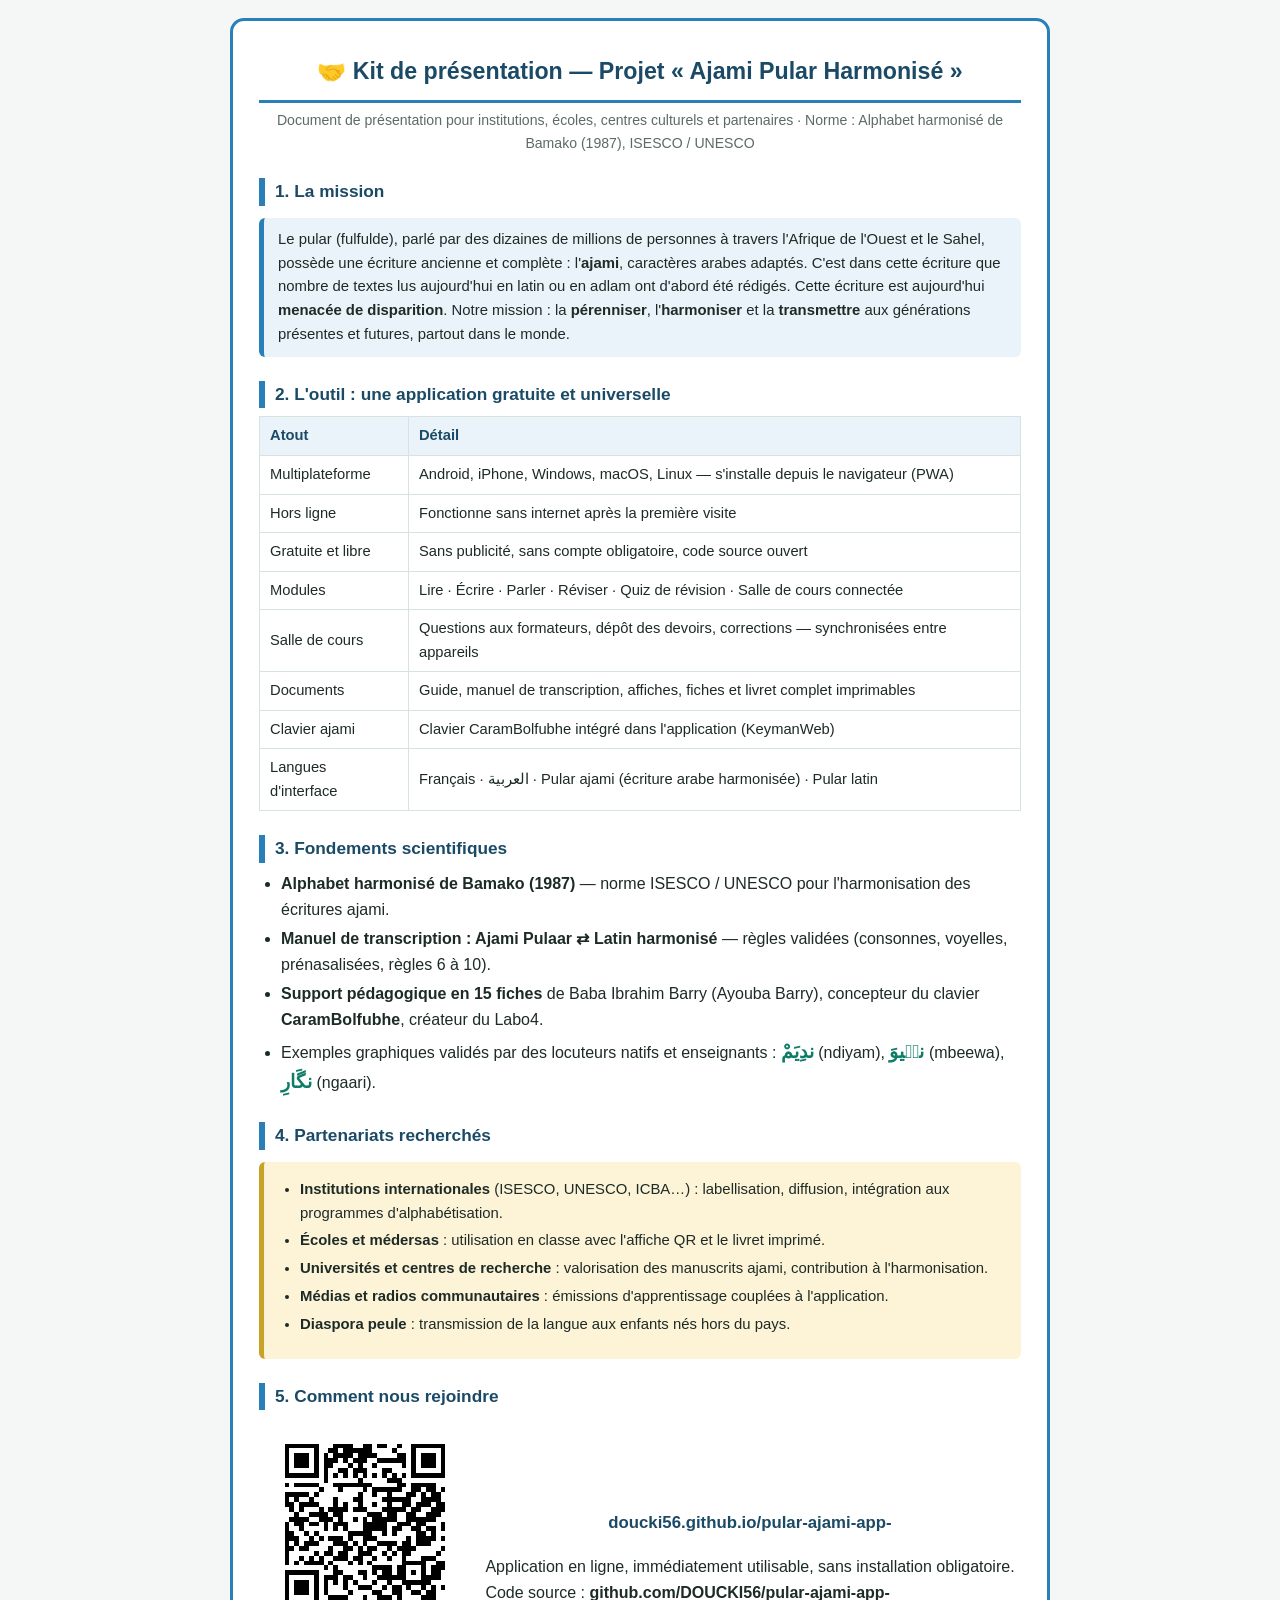
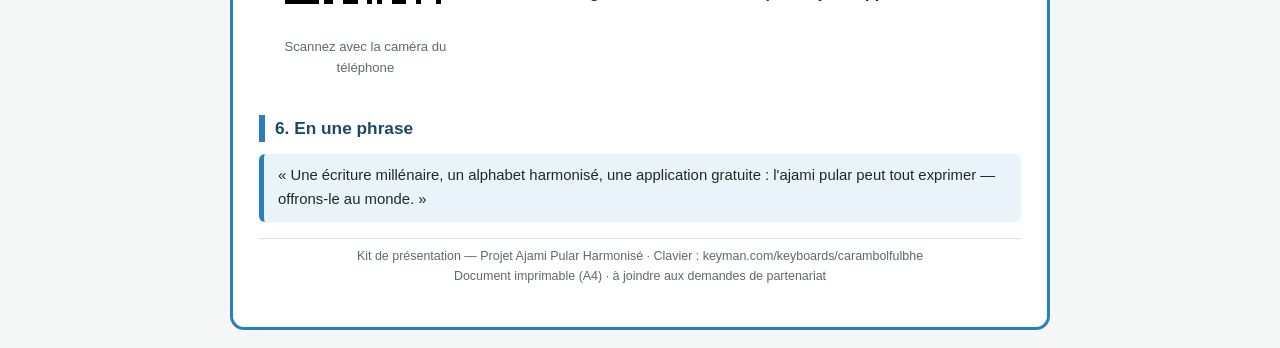
<file: docs/presentation-projet.html>
<!DOCTYPE html>
<html lang="fr">
<head>
<meta charset="UTF-8">
<meta name="viewport" content="width=device-width, initial-scale=1.0">
<title>Kit de présentation — Projet « Ajami Pular Harmonisé »</title>
<style>
  * { box-sizing: border-box; }
  body { font-family: 'Segoe UI', Tahoma, sans-serif; color: #1d2b27; margin: 0; padding: 18px; background: #f4f7f6; line-height: 1.6; }
  .page { max-width: 820px; margin: 0 auto; background: #fff; border: 3px solid #2980b9; border-radius: 14px; padding: 28px 26px; }
  h1 { font-size: 1.45rem; color: #1a4a66; text-align: center; border-bottom: 3px solid #2980b9; padding-bottom: 10px; margin: 4px 0 6px; }
  .ref { text-align: center; font-size: .88rem; color: #5c6b66; margin: 0 0 14px; }
  h2 { color: #1a4a66; border-left: 6px solid #2980b9; padding-left: 10px; margin: 24px 0 8px; font-size: 1.08rem; }
  ul { margin: 6px 0 12px; padding-left: 22px; }
  li { margin: 4px 0; }
  .box { background: #eaf3f9; border-left: 5px solid #2980b9; padding: 10px 14px; border-radius: 6px; margin: 12px 0; font-size: .93rem; }
  .gold { background: #fdf3d7; border-left-color: #c9a227; }
  .cols { display: flex; gap: 20px; align-items: center; justify-content: center; flex-wrap: wrap; margin: 14px 0; }
  .qrbox { width: 200px; text-align: center; }
  .qrbox svg { width: 200px; height: 200px; }
  .qrlabel { font-size: .82rem; color: #5c6b66; margin-top: 4px; }
  .urlbig { font-size: 1.05rem; font-weight: 700; color: #1a4a66; text-align: center; }
  table { width: 100%; border-collapse: collapse; font-size: .92rem; margin: 8px 0 14px; }
  th, td { border: 1px solid #d7e3df; padding: 7px 10px; text-align: left; }
  th { background: #eaf3f9; color: #1a4a66; }
  .aj-inline { direction: rtl; unicode-bidi: isolate; font-weight: 700; color: #0e7c66; font-size: 1.2em; }
  .foot { margin-top: 16px; text-align: center; font-size: .78rem; color: #5c6b66; border-top: 1px solid #d7e3df; padding-top: 8px; }
  @media print { body { background: #fff; padding: 0; } .page { border-width: 2px; max-width: none; border-radius: 0; } }
</style>
</head>
<body>
<div class="page">

  <h1>🤝 Kit de présentation — Projet « Ajami Pular Harmonisé »</h1>
  <p class="ref">Document de présentation pour institutions, écoles, centres culturels et partenaires · Norme : Alphabet harmonisé de Bamako (1987), ISESCO / UNESCO</p>

  <h2>1. La mission</h2>
  <div class="box">Le pular (fulfulde), parlé par des dizaines de millions de personnes à travers l'Afrique de l'Ouest et le Sahel, possède une écriture ancienne et complète : l'<strong>ajami</strong>, caractères arabes adaptés. C'est dans cette écriture que nombre de textes lus aujourd'hui en latin ou en adlam ont d'abord été rédigés. Cette écriture est aujourd'hui <strong>menacée de disparition</strong>. Notre mission : la <strong>pérenniser</strong>, l'<strong>harmoniser</strong> et la <strong>transmettre</strong> aux générations présentes et futures, partout dans le monde.</div>

  <h2>2. L'outil : une application gratuite et universelle</h2>
  <table>
    <tr><th>Atout</th><th>Détail</th></tr>
    <tr><td>Multiplateforme</td><td>Android, iPhone, Windows, macOS, Linux — s'installe depuis le navigateur (PWA)</td></tr>
    <tr><td>Hors ligne</td><td>Fonctionne sans internet après la première visite</td></tr>
    <tr><td>Gratuite et libre</td><td>Sans publicité, sans compte obligatoire, code source ouvert</td></tr>
    <tr><td>Modules</td><td>Lire · Écrire · Parler · Réviser · Quiz de révision · Salle de cours connectée</td></tr>
    <tr><td>Salle de cours</td><td>Questions aux formateurs, dépôt des devoirs, corrections — synchronisées entre appareils</td></tr>
    <tr><td>Documents</td><td>Guide, manuel de transcription, affiches, fiches et livret complet imprimables</td></tr>
    <tr><td>Clavier ajami</td><td>Clavier CaramBolfubhe intégré dans l'application (KeymanWeb)</td></tr>
    <tr><td>Langues d'interface</td><td>Français · العربية · Pular ajami (écriture arabe harmonisée) · Pular latin</td></tr>
  </table>

  <h2>3. Fondements scientifiques</h2>
  <ul>
    <li><strong>Alphabet harmonisé de Bamako (1987)</strong> — norme ISESCO / UNESCO pour l'harmonisation des écritures ajami.</li>
    <li><strong>Manuel de transcription : Ajami Pulaar ⇄ Latin harmonisé</strong> — règles validées (consonnes, voyelles, prénasalisées, règles 6 à 10).</li>
    <li><strong>Support pédagogique en 15 fiches</strong> de Baba Ibrahim Barry (Ayouba Barry), concepteur du clavier <strong>CaramBolfubhe</strong>, créateur du Labo4.</li>
    <li>Exemples graphiques validés par des locuteurs natifs et enseignants : <span class="aj-inline" lang="ar">ندِيَمْ</span> (ndiyam), <span class="aj-inline" lang="ar">نبࣹيوَ</span> (mbeewa), <span class="aj-inline" lang="ar">نگَارِ</span> (ngaari).</li>
  </ul>

  <h2>4. Partenariats recherchés</h2>
  <div class="box gold">
    <ul>
      <li><strong>Institutions internationales</strong> (ISESCO, UNESCO, ICBA…) : labellisation, diffusion, intégration aux programmes d'alphabétisation.</li>
      <li><strong>Écoles et médersas</strong> : utilisation en classe avec l'affiche QR et le livret imprimé.</li>
      <li><strong>Universités et centres de recherche</strong> : valorisation des manuscrits ajami, contribution à l'harmonisation.</li>
      <li><strong>Médias et radios communautaires</strong> : émissions d'apprentissage couplées à l'application.</li>
      <li><strong>Diaspora peule</strong> : transmission de la langue aux enfants nés hors du pays.</li>
    </ul>
  </div>

  <h2>5. Comment nous rejoindre</h2>
  <div class="cols">
    <div class="qrbox">
      <svg xmlns="http://www.w3.org/2000/svg" viewBox="0 0 41 41" shape-rendering="crispEdges" width="220" height="220" role="img" aria-label="QR code"><rect width="41" height="41" fill="#ffffff"/><path d="M4 4h1v1h-1zM5 4h1v1h-1zM6 4h1v1h-1zM7 4h1v1h-1zM8 4h1v1h-1zM9 4h1v1h-1zM10 4h1v1h-1zM14 4h1v1h-1zM15 4h1v1h-1zM16 4h1v1h-1zM17 4h1v1h-1zM20 4h1v1h-1zM21 4h1v1h-1zM23 4h1v1h-1zM24 4h1v1h-1zM27 4h1v1h-1zM30 4h1v1h-1zM31 4h1v1h-1zM32 4h1v1h-1zM33 4h1v1h-1zM34 4h1v1h-1zM35 4h1v1h-1zM36 4h1v1h-1zM4 5h1v1h-1zM10 5h1v1h-1zM13 5h1v1h-1zM14 5h1v1h-1zM16 5h1v1h-1zM17 5h1v1h-1zM18 5h1v1h-1zM19 5h1v1h-1zM20 5h1v1h-1zM21 5h1v1h-1zM26 5h1v1h-1zM30 5h1v1h-1zM36 5h1v1h-1zM4 6h1v1h-1zM6 6h1v1h-1zM7 6h1v1h-1zM8 6h1v1h-1zM10 6h1v1h-1zM12 6h1v1h-1zM14 6h1v1h-1zM15 6h1v1h-1zM16 6h1v1h-1zM17 6h1v1h-1zM19 6h1v1h-1zM20 6h1v1h-1zM21 6h1v1h-1zM22 6h1v1h-1zM27 6h1v1h-1zM28 6h1v1h-1zM30 6h1v1h-1zM32 6h1v1h-1zM33 6h1v1h-1zM34 6h1v1h-1zM36 6h1v1h-1zM4 7h1v1h-1zM6 7h1v1h-1zM7 7h1v1h-1zM8 7h1v1h-1zM10 7h1v1h-1zM12 7h1v1h-1zM13 7h1v1h-1zM14 7h1v1h-1zM16 7h1v1h-1zM18 7h1v1h-1zM19 7h1v1h-1zM20 7h1v1h-1zM23 7h1v1h-1zM24 7h1v1h-1zM25 7h1v1h-1zM26 7h1v1h-1zM27 7h1v1h-1zM28 7h1v1h-1zM30 7h1v1h-1zM32 7h1v1h-1zM33 7h1v1h-1zM34 7h1v1h-1zM36 7h1v1h-1zM4 8h1v1h-1zM6 8h1v1h-1zM7 8h1v1h-1zM8 8h1v1h-1zM10 8h1v1h-1zM12 8h1v1h-1zM13 8h1v1h-1zM17 8h1v1h-1zM19 8h1v1h-1zM22 8h1v1h-1zM28 8h1v1h-1zM30 8h1v1h-1zM32 8h1v1h-1zM33 8h1v1h-1zM34 8h1v1h-1zM36 8h1v1h-1zM4 9h1v1h-1zM10 9h1v1h-1zM12 9h1v1h-1zM15 9h1v1h-1zM16 9h1v1h-1zM18 9h1v1h-1zM19 9h1v1h-1zM20 9h1v1h-1zM24 9h1v1h-1zM25 9h1v1h-1zM30 9h1v1h-1zM36 9h1v1h-1zM4 10h1v1h-1zM5 10h1v1h-1zM6 10h1v1h-1zM7 10h1v1h-1zM8 10h1v1h-1zM9 10h1v1h-1zM10 10h1v1h-1zM12 10h1v1h-1zM14 10h1v1h-1zM16 10h1v1h-1zM18 10h1v1h-1zM20 10h1v1h-1zM22 10h1v1h-1zM24 10h1v1h-1zM26 10h1v1h-1zM28 10h1v1h-1zM30 10h1v1h-1zM31 10h1v1h-1zM32 10h1v1h-1zM33 10h1v1h-1zM34 10h1v1h-1zM35 10h1v1h-1zM36 10h1v1h-1zM12 11h1v1h-1zM19 11h1v1h-1zM25 11h1v1h-1zM26 11h1v1h-1zM27 11h1v1h-1zM4 12h1v1h-1zM6 12h1v1h-1zM7 12h1v1h-1zM8 12h1v1h-1zM9 12h1v1h-1zM10 12h1v1h-1zM14 12h1v1h-1zM15 12h1v1h-1zM16 12h1v1h-1zM17 12h1v1h-1zM18 12h1v1h-1zM19 12h1v1h-1zM20 12h1v1h-1zM21 12h1v1h-1zM27 12h1v1h-1zM28 12h1v1h-1zM30 12h1v1h-1zM31 12h1v1h-1zM32 12h1v1h-1zM33 12h1v1h-1zM34 12h1v1h-1zM11 13h1v1h-1zM15 13h1v1h-1zM20 13h1v1h-1zM22 13h1v1h-1zM23 13h1v1h-1zM24 13h1v1h-1zM25 13h1v1h-1zM26 13h1v1h-1zM27 13h1v1h-1zM30 13h1v1h-1zM31 13h1v1h-1zM33 13h1v1h-1zM34 13h1v1h-1zM36 13h1v1h-1zM4 14h1v1h-1zM5 14h1v1h-1zM6 14h1v1h-1zM7 14h1v1h-1zM8 14h1v1h-1zM10 14h1v1h-1zM19 14h1v1h-1zM22 14h1v1h-1zM25 14h1v1h-1zM29 14h1v1h-1zM30 14h1v1h-1zM32 14h1v1h-1zM34 14h1v1h-1zM35 14h1v1h-1zM4 15h1v1h-1zM6 15h1v1h-1zM9 15h1v1h-1zM14 15h1v1h-1zM18 15h1v1h-1zM19 15h1v1h-1zM24 15h1v1h-1zM25 15h1v1h-1zM26 15h1v1h-1zM27 15h1v1h-1zM28 15h1v1h-1zM29 15h1v1h-1zM32 15h1v1h-1zM33 15h1v1h-1zM34 15h1v1h-1zM35 15h1v1h-1zM4 16h1v1h-1zM5 16h1v1h-1zM7 16h1v1h-1zM8 16h1v1h-1zM9 16h1v1h-1zM10 16h1v1h-1zM14 16h1v1h-1zM16 16h1v1h-1zM19 16h1v1h-1zM22 16h1v1h-1zM25 16h1v1h-1zM28 16h1v1h-1zM29 16h1v1h-1zM31 16h1v1h-1zM32 16h1v1h-1zM33 16h1v1h-1zM35 16h1v1h-1zM36 16h1v1h-1zM5 17h1v1h-1zM7 17h1v1h-1zM11 17h1v1h-1zM13 17h1v1h-1zM14 17h1v1h-1zM15 17h1v1h-1zM16 17h1v1h-1zM18 17h1v1h-1zM19 17h1v1h-1zM20 17h1v1h-1zM24 17h1v1h-1zM25 17h1v1h-1zM26 17h1v1h-1zM27 17h1v1h-1zM28 17h1v1h-1zM30 17h1v1h-1zM31 17h1v1h-1zM34 17h1v1h-1zM35 17h1v1h-1zM36 17h1v1h-1zM6 18h1v1h-1zM9 18h1v1h-1zM10 18h1v1h-1zM11 18h1v1h-1zM12 18h1v1h-1zM14 18h1v1h-1zM15 18h1v1h-1zM21 18h1v1h-1zM22 18h1v1h-1zM23 18h1v1h-1zM25 18h1v1h-1zM26 18h1v1h-1zM29 18h1v1h-1zM30 18h1v1h-1zM33 18h1v1h-1zM34 18h1v1h-1zM35 18h1v1h-1zM5 19h1v1h-1zM6 19h1v1h-1zM7 19h1v1h-1zM8 19h1v1h-1zM11 19h1v1h-1zM12 19h1v1h-1zM13 19h1v1h-1zM15 19h1v1h-1zM18 19h1v1h-1zM20 19h1v1h-1zM22 19h1v1h-1zM23 19h1v1h-1zM24 19h1v1h-1zM25 19h1v1h-1zM26 19h1v1h-1zM29 19h1v1h-1zM30 19h1v1h-1zM31 19h1v1h-1zM32 19h1v1h-1zM33 19h1v1h-1zM34 19h1v1h-1zM4 20h1v1h-1zM6 20h1v1h-1zM7 20h1v1h-1zM9 20h1v1h-1zM10 20h1v1h-1zM12 20h1v1h-1zM14 20h1v1h-1zM15 20h1v1h-1zM16 20h1v1h-1zM20 20h1v1h-1zM21 20h1v1h-1zM22 20h1v1h-1zM23 20h1v1h-1zM24 20h1v1h-1zM27 20h1v1h-1zM28 20h1v1h-1zM29 20h1v1h-1zM31 20h1v1h-1zM32 20h1v1h-1zM36 20h1v1h-1zM4 21h1v1h-1zM7 21h1v1h-1zM12 21h1v1h-1zM14 21h1v1h-1zM16 21h1v1h-1zM20 21h1v1h-1zM21 21h1v1h-1zM22 21h1v1h-1zM23 21h1v1h-1zM24 21h1v1h-1zM26 21h1v1h-1zM27 21h1v1h-1zM30 21h1v1h-1zM31 21h1v1h-1zM33 21h1v1h-1zM34 21h1v1h-1zM36 21h1v1h-1zM4 22h1v1h-1zM5 22h1v1h-1zM8 22h1v1h-1zM10 22h1v1h-1zM17 22h1v1h-1zM18 22h1v1h-1zM19 22h1v1h-1zM20 22h1v1h-1zM21 22h1v1h-1zM24 22h1v1h-1zM26 22h1v1h-1zM31 22h1v1h-1zM32 22h1v1h-1zM34 22h1v1h-1zM4 23h1v1h-1zM5 23h1v1h-1zM6 23h1v1h-1zM9 23h1v1h-1zM11 23h1v1h-1zM13 23h1v1h-1zM14 23h1v1h-1zM15 23h1v1h-1zM17 23h1v1h-1zM20 23h1v1h-1zM21 23h1v1h-1zM22 23h1v1h-1zM29 23h1v1h-1zM31 23h1v1h-1zM32 23h1v1h-1zM33 23h1v1h-1zM34 23h1v1h-1zM36 23h1v1h-1zM4 24h1v1h-1zM6 24h1v1h-1zM8 24h1v1h-1zM9 24h1v1h-1zM10 24h1v1h-1zM14 24h1v1h-1zM15 24h1v1h-1zM16 24h1v1h-1zM18 24h1v1h-1zM20 24h1v1h-1zM23 24h1v1h-1zM24 24h1v1h-1zM25 24h1v1h-1zM26 24h1v1h-1zM28 24h1v1h-1zM29 24h1v1h-1zM31 24h1v1h-1zM32 24h1v1h-1zM33 24h1v1h-1zM4 25h1v1h-1zM5 25h1v1h-1zM7 25h1v1h-1zM8 25h1v1h-1zM13 25h1v1h-1zM16 25h1v1h-1zM17 25h1v1h-1zM19 25h1v1h-1zM21 25h1v1h-1zM22 25h1v1h-1zM25 25h1v1h-1zM27 25h1v1h-1zM28 25h1v1h-1zM29 25h1v1h-1zM30 25h1v1h-1zM36 25h1v1h-1zM4 26h1v1h-1zM10 26h1v1h-1zM12 26h1v1h-1zM13 26h1v1h-1zM15 26h1v1h-1zM16 26h1v1h-1zM19 26h1v1h-1zM20 26h1v1h-1zM21 26h1v1h-1zM24 26h1v1h-1zM26 26h1v1h-1zM28 26h1v1h-1zM29 26h1v1h-1zM35 26h1v1h-1zM4 27h1v1h-1zM7 27h1v1h-1zM9 27h1v1h-1zM11 27h1v1h-1zM14 27h1v1h-1zM15 27h1v1h-1zM16 27h1v1h-1zM18 27h1v1h-1zM19 27h1v1h-1zM22 27h1v1h-1zM25 27h1v1h-1zM28 27h1v1h-1zM32 27h1v1h-1zM33 27h1v1h-1zM34 27h1v1h-1zM4 28h1v1h-1zM6 28h1v1h-1zM8 28h1v1h-1zM9 28h1v1h-1zM10 28h1v1h-1zM11 28h1v1h-1zM13 28h1v1h-1zM17 28h1v1h-1zM19 28h1v1h-1zM21 28h1v1h-1zM28 28h1v1h-1zM29 28h1v1h-1zM30 28h1v1h-1zM31 28h1v1h-1zM32 28h1v1h-1zM35 28h1v1h-1zM36 28h1v1h-1zM12 29h1v1h-1zM14 29h1v1h-1zM22 29h1v1h-1zM23 29h1v1h-1zM24 29h1v1h-1zM25 29h1v1h-1zM27 29h1v1h-1zM28 29h1v1h-1zM32 29h1v1h-1zM34 29h1v1h-1zM35 29h1v1h-1zM36 29h1v1h-1zM4 30h1v1h-1zM5 30h1v1h-1zM6 30h1v1h-1zM7 30h1v1h-1zM8 30h1v1h-1zM9 30h1v1h-1zM10 30h1v1h-1zM14 30h1v1h-1zM15 30h1v1h-1zM19 30h1v1h-1zM20 30h1v1h-1zM22 30h1v1h-1zM24 30h1v1h-1zM25 30h1v1h-1zM27 30h1v1h-1zM28 30h1v1h-1zM30 30h1v1h-1zM32 30h1v1h-1zM34 30h1v1h-1zM35 30h1v1h-1zM4 31h1v1h-1zM10 31h1v1h-1zM12 31h1v1h-1zM13 31h1v1h-1zM14 31h1v1h-1zM16 31h1v1h-1zM17 31h1v1h-1zM20 31h1v1h-1zM23 31h1v1h-1zM24 31h1v1h-1zM25 31h1v1h-1zM26 31h1v1h-1zM27 31h1v1h-1zM28 31h1v1h-1zM32 31h1v1h-1zM33 31h1v1h-1zM34 31h1v1h-1zM35 31h1v1h-1zM4 32h1v1h-1zM6 32h1v1h-1zM7 32h1v1h-1zM8 32h1v1h-1zM10 32h1v1h-1zM12 32h1v1h-1zM14 32h1v1h-1zM16 32h1v1h-1zM18 32h1v1h-1zM22 32h1v1h-1zM25 32h1v1h-1zM28 32h1v1h-1zM29 32h1v1h-1zM30 32h1v1h-1zM31 32h1v1h-1zM32 32h1v1h-1zM33 32h1v1h-1zM4 33h1v1h-1zM6 33h1v1h-1zM7 33h1v1h-1zM8 33h1v1h-1zM10 33h1v1h-1zM12 33h1v1h-1zM16 33h1v1h-1zM19 33h1v1h-1zM20 33h1v1h-1zM21 33h1v1h-1zM24 33h1v1h-1zM26 33h1v1h-1zM27 33h1v1h-1zM29 33h1v1h-1zM32 33h1v1h-1zM34 33h1v1h-1zM36 33h1v1h-1zM4 34h1v1h-1zM6 34h1v1h-1zM7 34h1v1h-1zM8 34h1v1h-1zM10 34h1v1h-1zM12 34h1v1h-1zM17 34h1v1h-1zM22 34h1v1h-1zM23 34h1v1h-1zM26 34h1v1h-1zM27 34h1v1h-1zM30 34h1v1h-1zM31 34h1v1h-1zM33 34h1v1h-1zM34 34h1v1h-1zM4 35h1v1h-1zM10 35h1v1h-1zM13 35h1v1h-1zM14 35h1v1h-1zM15 35h1v1h-1zM16 35h1v1h-1zM20 35h1v1h-1zM23 35h1v1h-1zM24 35h1v1h-1zM25 35h1v1h-1zM27 35h1v1h-1zM32 35h1v1h-1zM33 35h1v1h-1zM34 35h1v1h-1zM4 36h1v1h-1zM5 36h1v1h-1zM6 36h1v1h-1zM7 36h1v1h-1zM8 36h1v1h-1zM9 36h1v1h-1zM10 36h1v1h-1zM12 36h1v1h-1zM13 36h1v1h-1zM16 36h1v1h-1zM17 36h1v1h-1zM18 36h1v1h-1zM21 36h1v1h-1zM23 36h1v1h-1zM26 36h1v1h-1zM27 36h1v1h-1zM28 36h1v1h-1zM31 36h1v1h-1zM35 36h1v1h-1z" fill="#000000"/></svg>
      <p class="qrlabel">Scannez avec la caméra du téléphone</p>
    </div>
    <div>
      <p class="urlbig">doucki56.github.io/pular-ajami-app-</p>
      <p>Application en ligne, immédiatement utilisable, sans installation obligatoire.<br>
      Code source : <strong>github.com/DOUCKI56/pular-ajami-app-</strong></p>
    </div>
  </div>

  <h2>6. En une phrase</h2>
  <div class="box">« Une écriture millénaire, un alphabet harmonisé, une application gratuite : l'ajami pular peut tout exprimer — offrons-le au monde. »</div>

  <p class="foot">Kit de présentation — Projet Ajami Pular Harmonisé · Clavier : keyman.com/keyboards/carambolfulbhe<br>Document imprimable (A4) · à joindre aux demandes de partenariat</p>
</div>
</body>
</html>
</file>
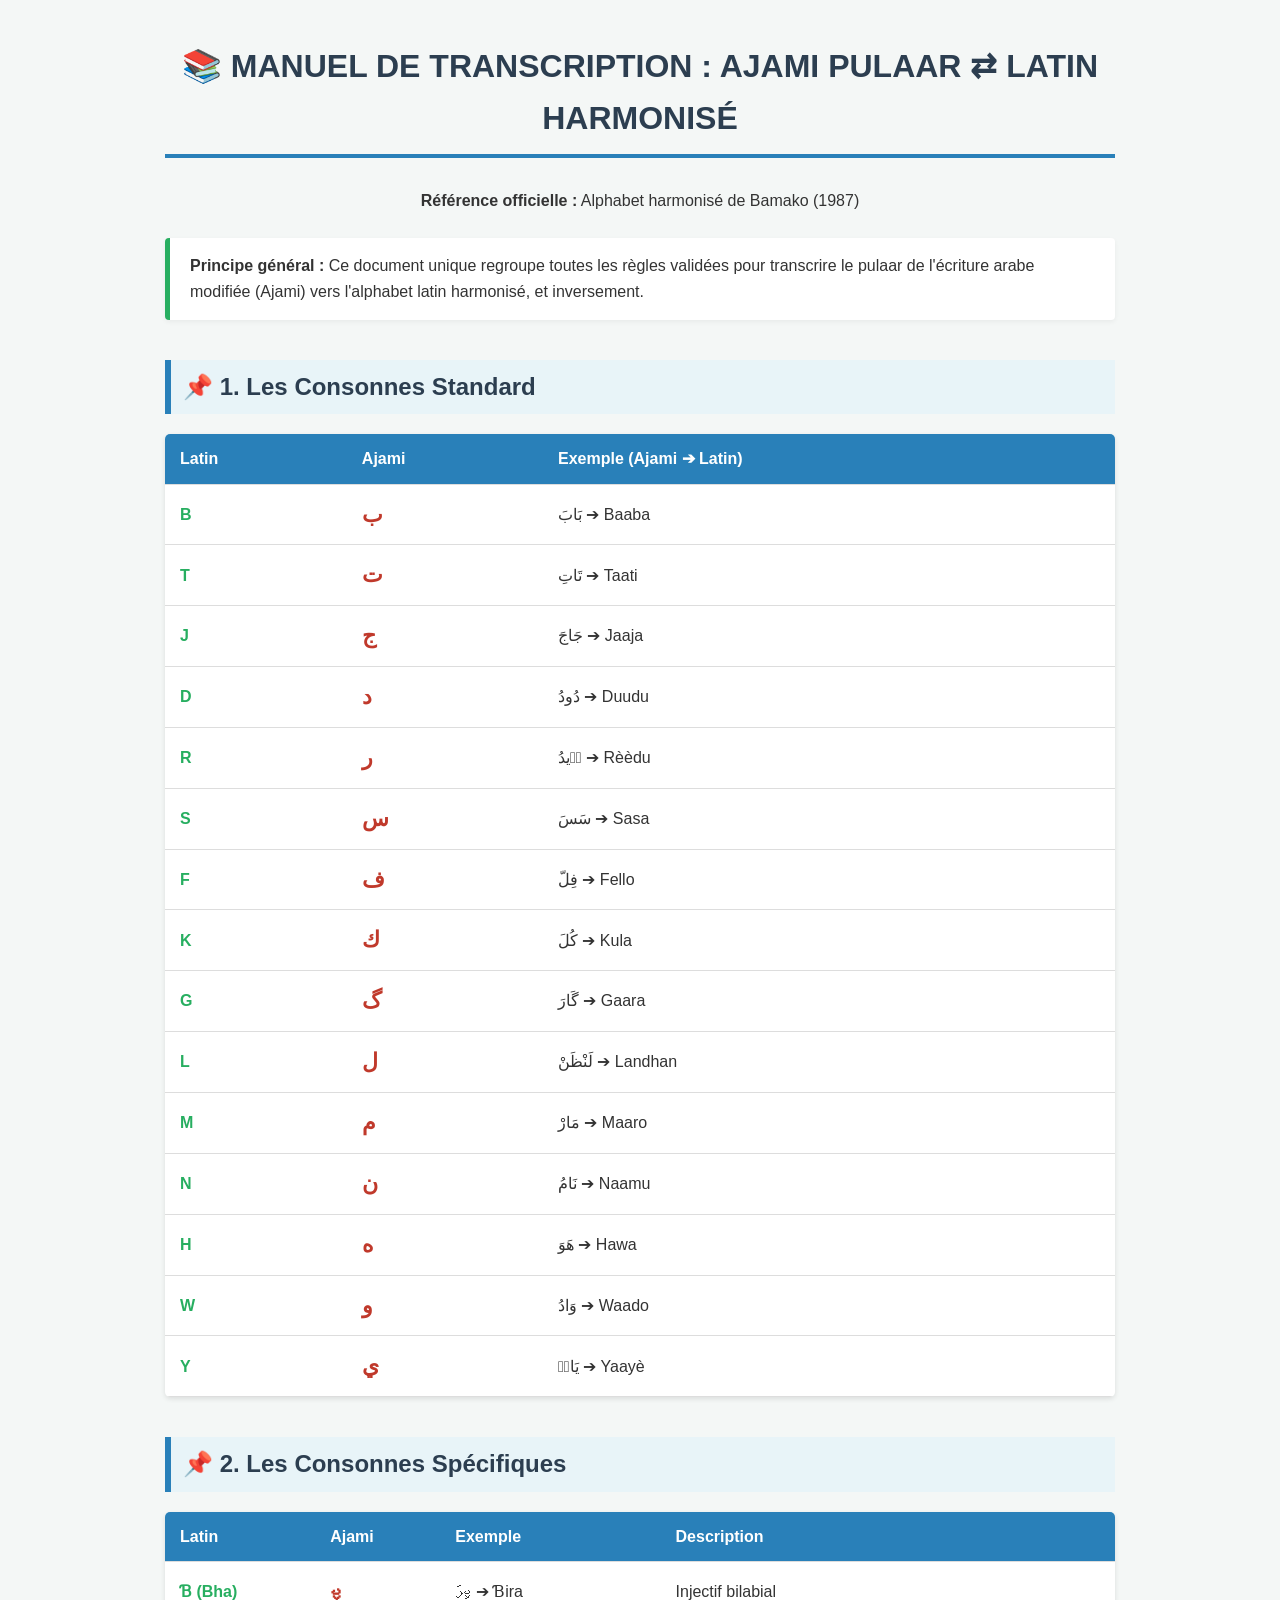
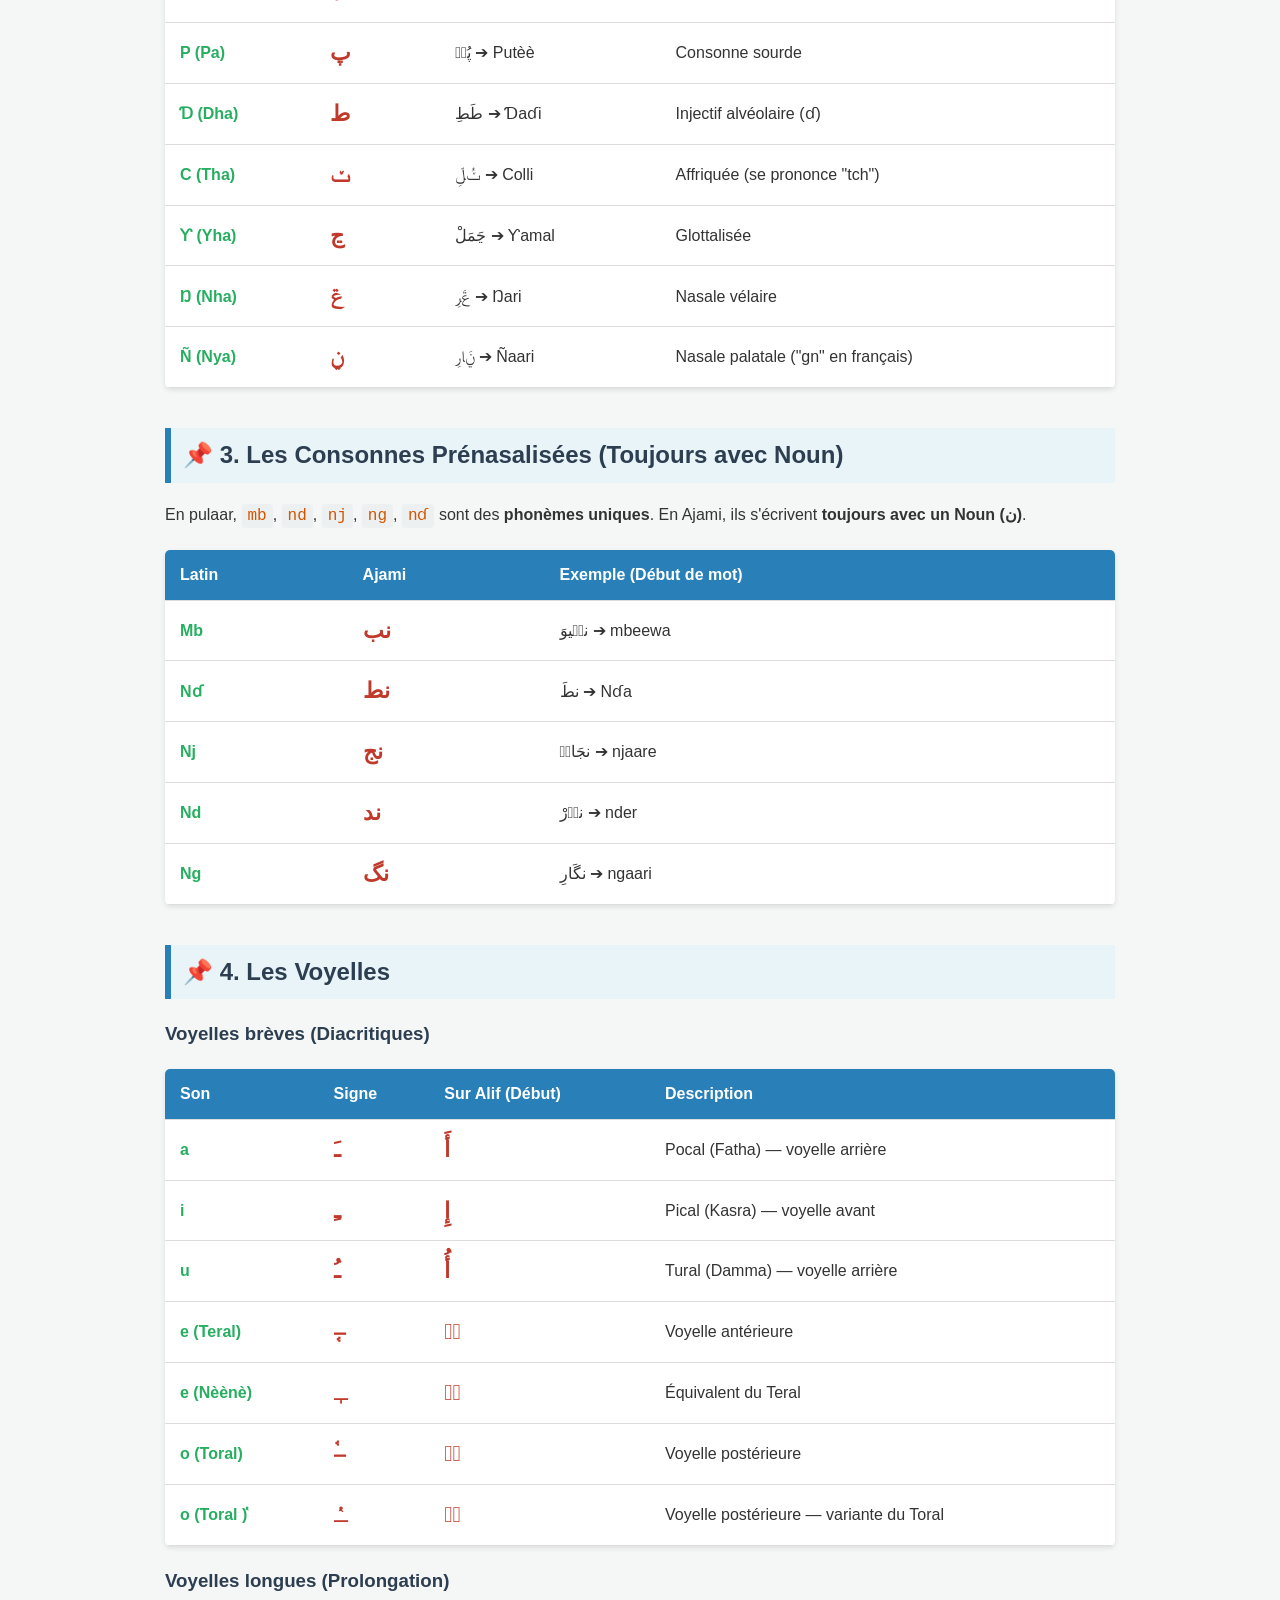
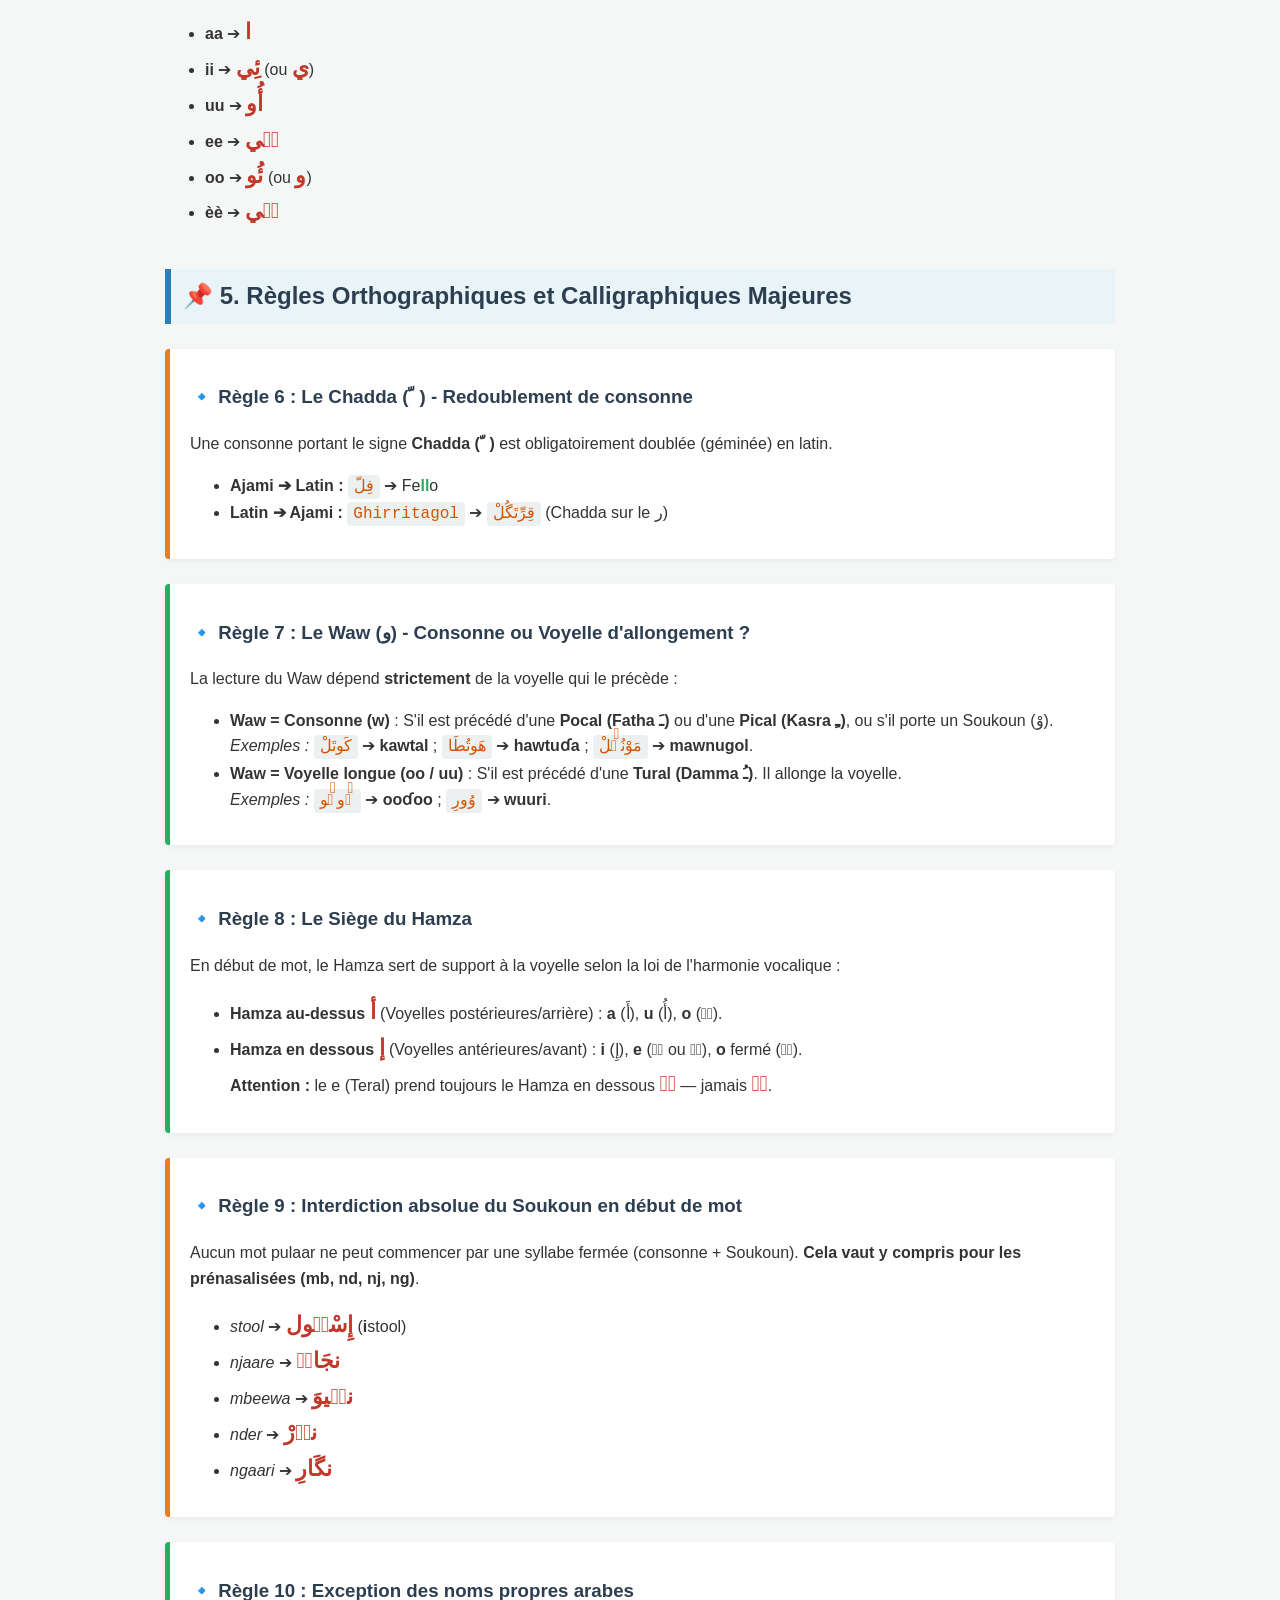
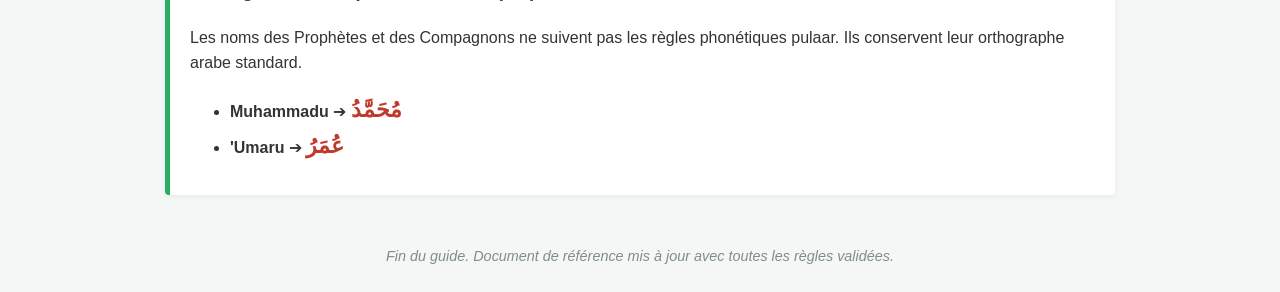
<file: docs/Regles_Ajami_Pulaar.html>
<!DOCTYPE html>
<html lang="fr">
<head>
    <meta charset="UTF-8">
    <meta name="viewport" content="width=device-width, initial-scale=1.0">
    <title>Guide Complet : Ajami Pulaar ⇄ Latin Harmonisé</title>
    <style>
        body {
            font-family: 'Segoe UI', Tahoma, Geneva, Verdana, sans-serif;
            line-height: 1.6;
            color: #333;
            max-width: 950px;
            margin: 0 auto;
            padding: 20px;
            background-color: #f4f7f6;
        }
        h1, h2, h3 { color: #2c3e50; }
        h1 {
            text-align: center;
            border-bottom: 4px solid #2980b9;
            padding-bottom: 10px;
            margin-bottom: 30px;
        }
        h2 {
            border-left: 6px solid #2980b9;
            padding-left: 12px;
            margin-top: 40px;
            background-color: #e8f4f8;
            padding-top: 8px;
            padding-bottom: 8px;
        }
        table {
            width: 100%;
            border-collapse: collapse;
            margin: 20px 0;
            background-color: #fff;
            box-shadow: 0 2px 5px rgba(0,0,0,0.1);
            border-radius: 5px;
            overflow: hidden;
        }
        th, td {
            padding: 12px 15px;
            text-align: left;
            border-bottom: 1px solid #ddd;
        }
        th {
            background-color: #2980b9;
            color: white;
            font-weight: bold;
        }
        tr:hover { background-color: #f1f1f1; }
        .arabic {
            font-size: 1.4em;
            font-family: 'Traditional Arabic', 'Amiri', 'Arial', sans-serif;
            color: #c0392b;
            font-weight: bold;
        }
        .pulaar {
            font-weight: bold;
            color: #27ae60;
        }
        .rule-box {
            background-color: #fff;
            border-left: 5px solid #27ae60;
            padding: 15px 20px;
            margin: 25px 0;
            border-radius: 4px;
            box-shadow: 0 2px 5px rgba(0,0,0,0.05);
        }
        .warning-box {
            background-color: #fff;
            border-left: 5px solid #e67e22;
            padding: 15px 20px;
            margin: 25px 0;
            border-radius: 4px;
            box-shadow: 0 2px 5px rgba(0,0,0,0.05);
        }
        code {
            background-color: #ecf0f1;
            padding: 3px 6px;
            border-radius: 4px;
            font-family: Consolas, monospace;
            color: #d35400;
        }
        .highlight { background-color: #fcf3cf; padding: 2px 4px; border-radius: 3px; }
    </style>
</head>
<body>

    <h1>📚 MANUEL DE TRANSCRIPTION : AJAMI PULAAR ⇄ LATIN HARMONISÉ</h1>
    <p style="text-align: center;"><strong>Référence officielle :</strong> Alphabet harmonisé de Bamako (1987)</p>

    <div class="rule-box">
        <strong>Principe général :</strong> Ce document unique regroupe toutes les règles validées pour transcrire le pulaar de l'écriture arabe modifiée (Ajami) vers l'alphabet latin harmonisé, et inversement.
    </div>

    <h2>📌 1. Les Consonnes Standard</h2>

<table>
        <tr><th>Latin</th><th>Ajami</th><th>Exemple (Ajami ➔ Latin)</th></tr>
        <tr><td class="pulaar">B</td><td class="arabic">ب</td><td>بَابَ ➔ Baaba</td></tr>
        <tr><td class="pulaar">T</td><td class="arabic">ت</td><td>تَاتِ ➔ Taati</td></tr>
        <tr><td class="pulaar">J</td><td class="arabic">ج</td><td>جَاجَ ➔ Jaaja</td></tr>
        <tr><td class="pulaar">D</td><td class="arabic">د</td><td>دُودُ ➔ Duudu</td></tr>
        <tr><td class="pulaar">R</td><td class="arabic">ر</td><td>رࣹيدُ ➔ Rèèdu</td></tr>
        <tr><td class="pulaar">S</td><td class="arabic">س</td><td>سَسَ ➔ Sasa</td></tr>
        <tr><td class="pulaar">F</td><td class="arabic">ف</td><td>فِلّ ➔ Fello</td></tr>
        <tr><td class="pulaar">K</td><td class="arabic">ك</td><td>كُلَ ➔ Kula</td></tr>
        <tr><td class="pulaar">G</td><td class="arabic">گ</td><td>گَارَ ➔ Gaara</td></tr>
        <tr><td class="pulaar">L</td><td class="arabic">ل</td><td>لَنْظَنْ ➔ Landhan</td></tr>
        <tr><td class="pulaar">M</td><td class="arabic">م</td><td>مَارْ ➔ Maaro</td></tr>
        <tr><td class="pulaar">N</td><td class="arabic">ن</td><td>نَامُ ➔ Naamu</td></tr>
        <tr><td class="pulaar">H</td><td class="arabic">ه</td><td>هَوَ ➔ Hawa</td></tr>
        <tr><td class="pulaar">W</td><td class="arabic">و</td><td>وَادُ ➔ Waado</td></tr>
        <tr><td class="pulaar">Y</td><td class="arabic">ي</td><td>يَايࣹ ➔ Yaayè</td></tr>
    </table>

    <h2>📌 2. Les Consonnes Spécifiques</h2>
    <table>
        <tr><th>Latin</th><th>Ajami</th><th>Exemple</th><th>Description</th></tr>
        <tr><td class="pulaar">Ɓ (Bha)</td><td class="arabic">ࢠ</td><td>ࢠِرَ ➔ Ɓira</td><td>Injectif bilabial</td></tr>
        <tr><td class="pulaar">P (Pa)</td><td class="arabic">پ</td><td>پُتࣹ ➔ Putèè</td><td>Consonne sourde</td></tr>
        <tr><td class="pulaar">Ɗ (Dha)</td><td class="arabic">ط</td><td>طَطِ ➔ Ɗaɗi</td><td>Injectif alvéolaire (ɗ)</td></tr>
        <tr><td class="pulaar">C (Tha)</td><td class="arabic">ݖ</td><td>ݖُلِّ ➔ Colli</td><td>Affriquée (se prononce "tch")</td></tr>
        <tr><td class="pulaar">Ƴ (Yha)</td><td class="arabic">ڃ</td><td>ڃَمَلْ ➔ Ƴamal</td><td>Glottalisée</td></tr>
        <tr><td class="pulaar">Ŋ (Nha)</td><td class="arabic">ݝ</td><td>ݝَرِ ➔ Ŋari</td><td>Nasale vélaire</td></tr>
        <tr><td class="pulaar">Ñ (Nya)</td><td class="arabic">ݧ</td><td>ݧَارِ ➔ Ñaari</td><td>Nasale palatale ("gn" en français)</td></tr>
    </table>

    <h2>📌 3. Les Consonnes Prénasalisées (Toujours avec Noun)</h2>
    <p>En pulaar, <code>mb</code>, <code>nd</code>, <code>nj</code>, <code>ng</code>, <code>nɗ</code> sont des <strong>phonèmes uniques</strong>. En Ajami, ils s'écrivent <strong>toujours avec un Noun (ن)</strong>.</p>
    <table>
        <tr><th>Latin</th><th>Ajami</th><th>Exemple (Début de mot)</th></tr>
        <tr><td class="pulaar">Mb</td><td class="arabic">نب</td><td>نبࣹيوَ ➔ mbeewa</td></tr>
        <tr><td class="pulaar">Nɗ</td><td class="arabic">نط</td><td>نطَ ➔ Nɗa</td></tr>
        <tr><td class="pulaar">Nj</td><td class="arabic">نج</td><td>نجَارࣹ ➔ njaare</td></tr>
        <tr><td class="pulaar">Nd</td><td class="arabic">ند</td><td>ندࣹرْ ➔ nder</td></tr>
        <tr><td class="pulaar">Ng</td><td class="arabic">نگ</td><td>نگَارِ ➔ ngaari</td></tr>
    </table>

    <h2>📌 4. Les Voyelles</h2>
    <h3>Voyelles brèves (Diacritiques)</h3>
    <table>
        <tr><th>Son</th><th>Signe</th><th>Sur Alif (Début)</th><th>Description</th></tr>
        <tr><td class="pulaar">a</td><td class="arabic">ـَ</td><td class="arabic">أَ</td><td>Pocal (Fatha) — voyelle arrière</td></tr>
        <tr><td class="pulaar">i</td><td class="arabic">ـِ</td><td class="arabic">إِ</td><td>Pical (Kasra) — voyelle avant</td></tr>
        <tr><td class="pulaar">u</td><td class="arabic">ـُ</td><td class="arabic">أُ</td><td>Tural (Damma) — voyelle arrière</td></tr>

<tr><td class="pulaar">e (Teral)</td><td class="arabic">ـࣹ</td><td class="arabic">إࣹ</td><td>Voyelle antérieure</td></tr>
        <tr><td class="pulaar">e (Nèènè)</td><td class="arabic">ـٖ</td><td class="arabic">إٖ</td><td>Équivalent du Teral</td></tr>
        <tr><td class="pulaar">o (Toral)</td><td class="arabic">ـࣷ</td><td class="arabic">إࣷ</td><td>Voyelle postérieure</td></tr>
        <tr><td class="pulaar">o (Toral ٝ)</td><td class="arabic">ـٝ</td><td class="arabic">أٝ</td><td>Voyelle postérieure — variante du Toral</td></tr>
    </table>

    <h3>Voyelles longues (Prolongation)</h3>
    <ul>
        <li><strong>aa</strong> ➔ <span class="arabic">ا</span></li>
        <li><strong>ii</strong> ➔ <span class="arabic">ئِي</span> (ou <span class="arabic">ي</span>)</li>
        <li><strong>uu</strong> ➔ <span class="arabic">أُو</span></li>
        <li><strong>ee</strong> ➔ <span class="arabic">ئࣹي</span></li>
        <li><strong>oo</strong> ➔ <span class="arabic">ئُو</span> (ou <span class="arabic">و</span>)</li>
        <li><strong>èè</strong> ➔ <span class="arabic">ئٜي</span></li>
    </ul>

    <h2>📌 5. Règles Orthographiques et Calligraphiques Majeures</h2>

    <div class="warning-box">
        <h3>🔹 Règle 6 : Le Chadda ( ّ ) - Redoublement de consonne</h3>
        <p>Une consonne portant le signe <strong>Chadda ( ّ )</strong> est obligatoirement doublée (géminée) en latin.</p>
        <ul>
            <li><strong>Ajami ➔ Latin :</strong> <code>فِلّ</code> ➔ Fe<span class="pulaar">ll</span>o</li>
            <li><strong>Latin ➔ Ajami :</strong> <code>Ghirritagol</code> ➔ <code>قِرِّتَگُلْ</code> (Chadda sur le ر)</li>
        </ul>
    </div>

    <div class="rule-box">
        <h3>🔹 Règle 7 : Le Waw (و) - Consonne ou Voyelle d'allongement ?</h3>
        <p>La lecture du Waw dépend <strong>strictement</strong> de la voyelle qui le précède :</p>
        <ul>
            <li><strong>Waw = Consonne (w)</strong> : S'il est précédé d'une <strong>Pocal (Fatha ـَ)</strong> ou d'une <strong>Pical (Kasra ـِ)</strong>, ou s'il porte un Soukoun (وْ).<br>
            <em>Exemples :</em> <code>كَوتَلْ</code> ➔ <strong>kawtal</strong> ; <code>هَوتُطَا</code> ➔ <strong>hawtuɗa</strong> ; <code>مَوْنُگٝلْ</code> ➔ <strong>mawnugol</strong>.</li>
            <li><strong>Waw = Voyelle longue (oo / uu)</strong> : S'il est précédé d'une <strong>Tural (Damma ـُ)</strong>. Il allonge la voyelle.<br>
            <em>Exemples :</em> <code>أٝوطٝو</code> ➔ <strong>ooɗoo</strong> ; <code>وُورِ</code> ➔ <strong>wuuri</strong>.</li>
        </ul>
    </div>

    <div class="rule-box">
        <h3>🔹 Règle 8 : Le Siège du Hamza</h3>
        <p>En début de mot, le Hamza sert de support à la voyelle selon la loi de l'harmonie vocalique :</p>
        <ul>
            <li><strong>Hamza au-dessus <span class="arabic">أ</span></strong> (Voyelles postérieures/arrière) : <strong>a</strong> (أَ), <strong>u</strong> (أُ), <strong>o</strong> (أٝ).</li>
            <li><strong>Hamza en dessous <span class="arabic">إ</span></strong> (Voyelles antérieures/avant) : <strong>i</strong> (إِ), <strong>e</strong> (إࣹ ou إٖ), <strong>o</strong> fermé (إࣷ).<br><strong>Attention :</strong> le e (Teral) prend toujours le Hamza en dessous <span class="arabic">إࣹ</span> — jamais <span class="arabic">أࣹ</span>.</li>
        </ul>
    </div>

    <div class="warning-box">
        <h3>🔹 Règle 9 : Interdiction absolue du Soukoun en début de mot</h3>
        <p>Aucun mot pulaar ne peut commencer par une syllabe fermée (consonne + Soukoun). <strong>Cela vaut y compris pour les prénasalisées (mb, nd, nj, ng)</strong>.</p>
        <ul>
            <li><em>stool</em> ➔ <span class="arabic">إِسْتٝول</span> (<strong>i</strong>stool)</li>
            <li><em>njaare</em> ➔ <span class="arabic">نجَارࣹ</span></li>
            <li><em>mbeewa</em> ➔ <span class="arabic">نبࣹيوَ</span></li>
            <li><em>nder</em> ➔ <span class="arabic">ندࣹرْ</span></li>
            <li><em>ngaari</em> ➔ <span class="arabic">نگَارِ</span></li>
        </ul>
    </div>

    <div class="rule-box">
        <h3>🔹 Règle 10 : Exception des noms propres arabes</h3>
        <p>Les noms des Prophètes et des Compagnons ne suivent pas les règles phonétiques pulaar. Ils conservent leur orthographe arabe standard.</p>
        <ul>
            <li><strong>Muhammadu</strong> ➔ <span class="arabic">مُحَمَّدُ</span></li>
            <li><strong>'Umaru</strong> ➔ <span class="arabic">عُمَرُ</span></li>
        </ul>
    </div>

    <p style="text-align: center; margin-top: 50px; color: #7f8c8d; font-size: 0.9em;">
        <em>Fin du guide. Document de référence mis à jour avec toutes les règles validées.</em>
    </p>

</body>
</html>
</file>
